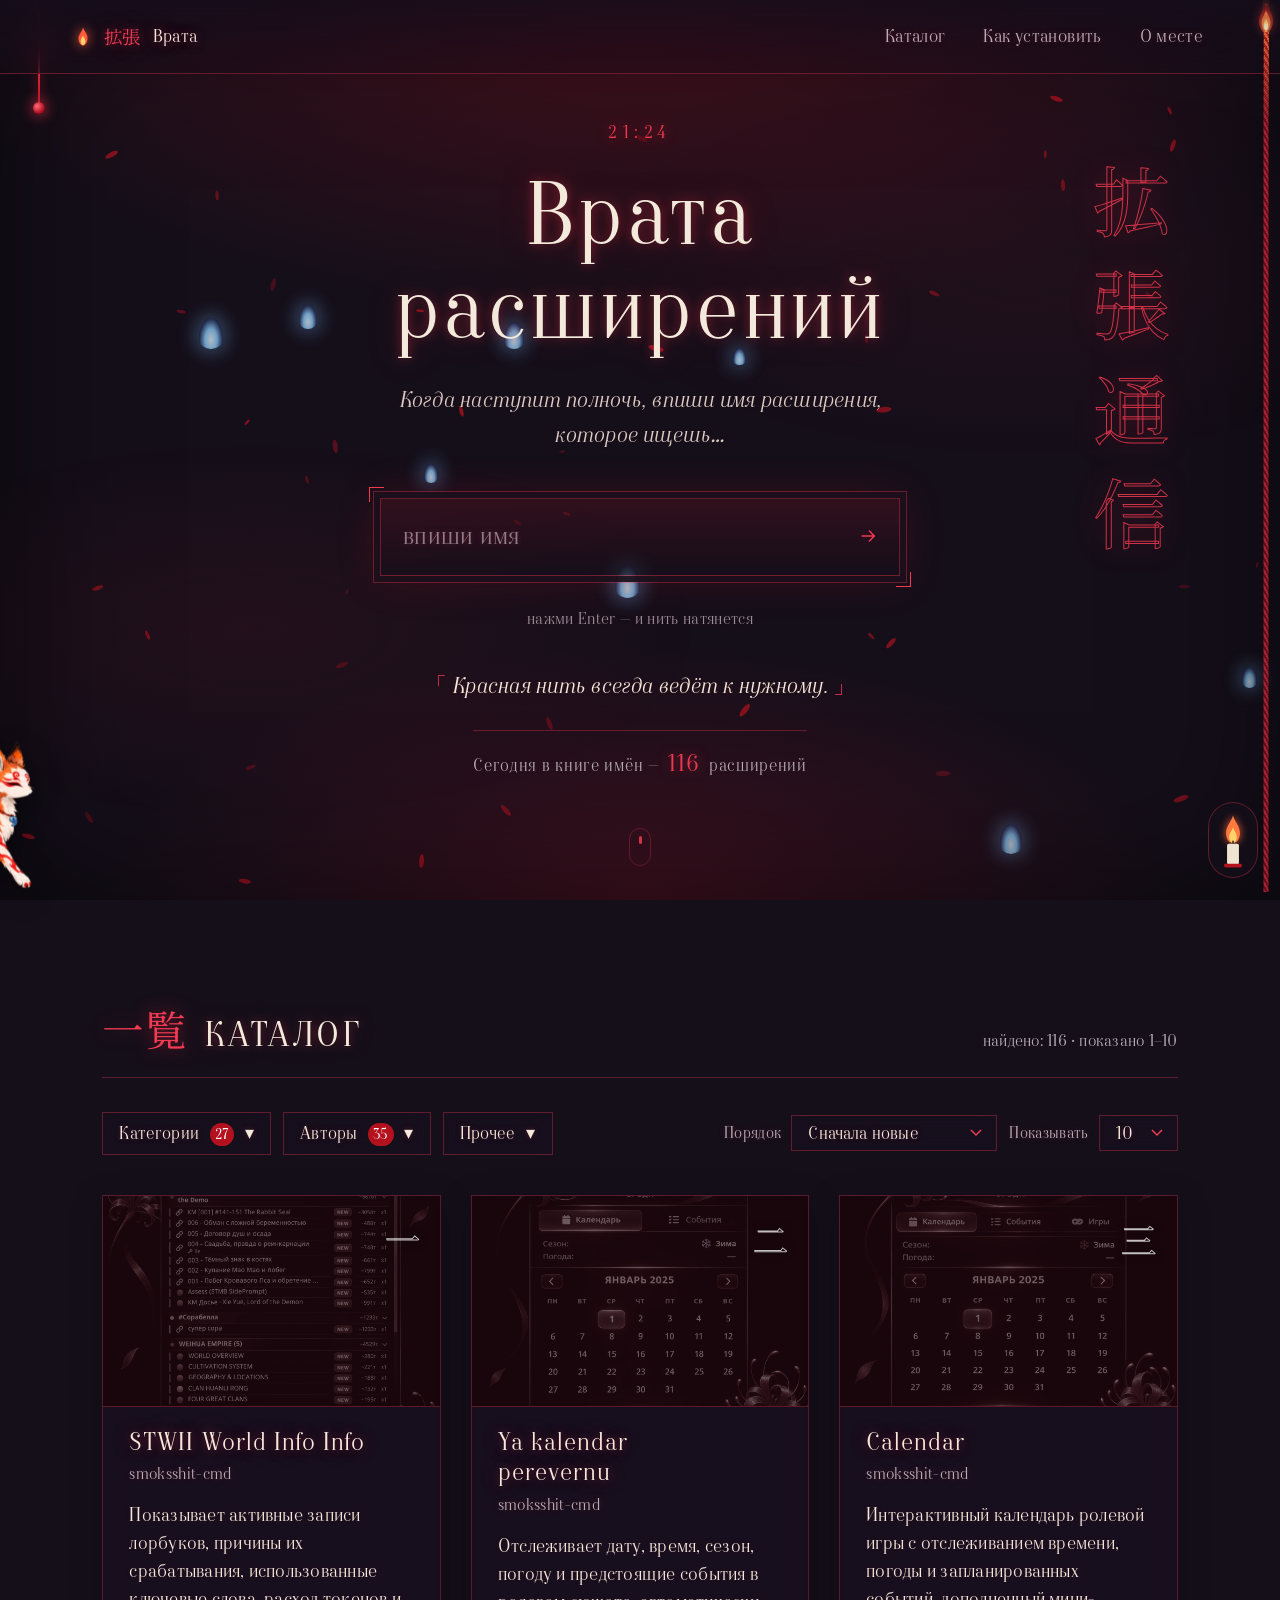
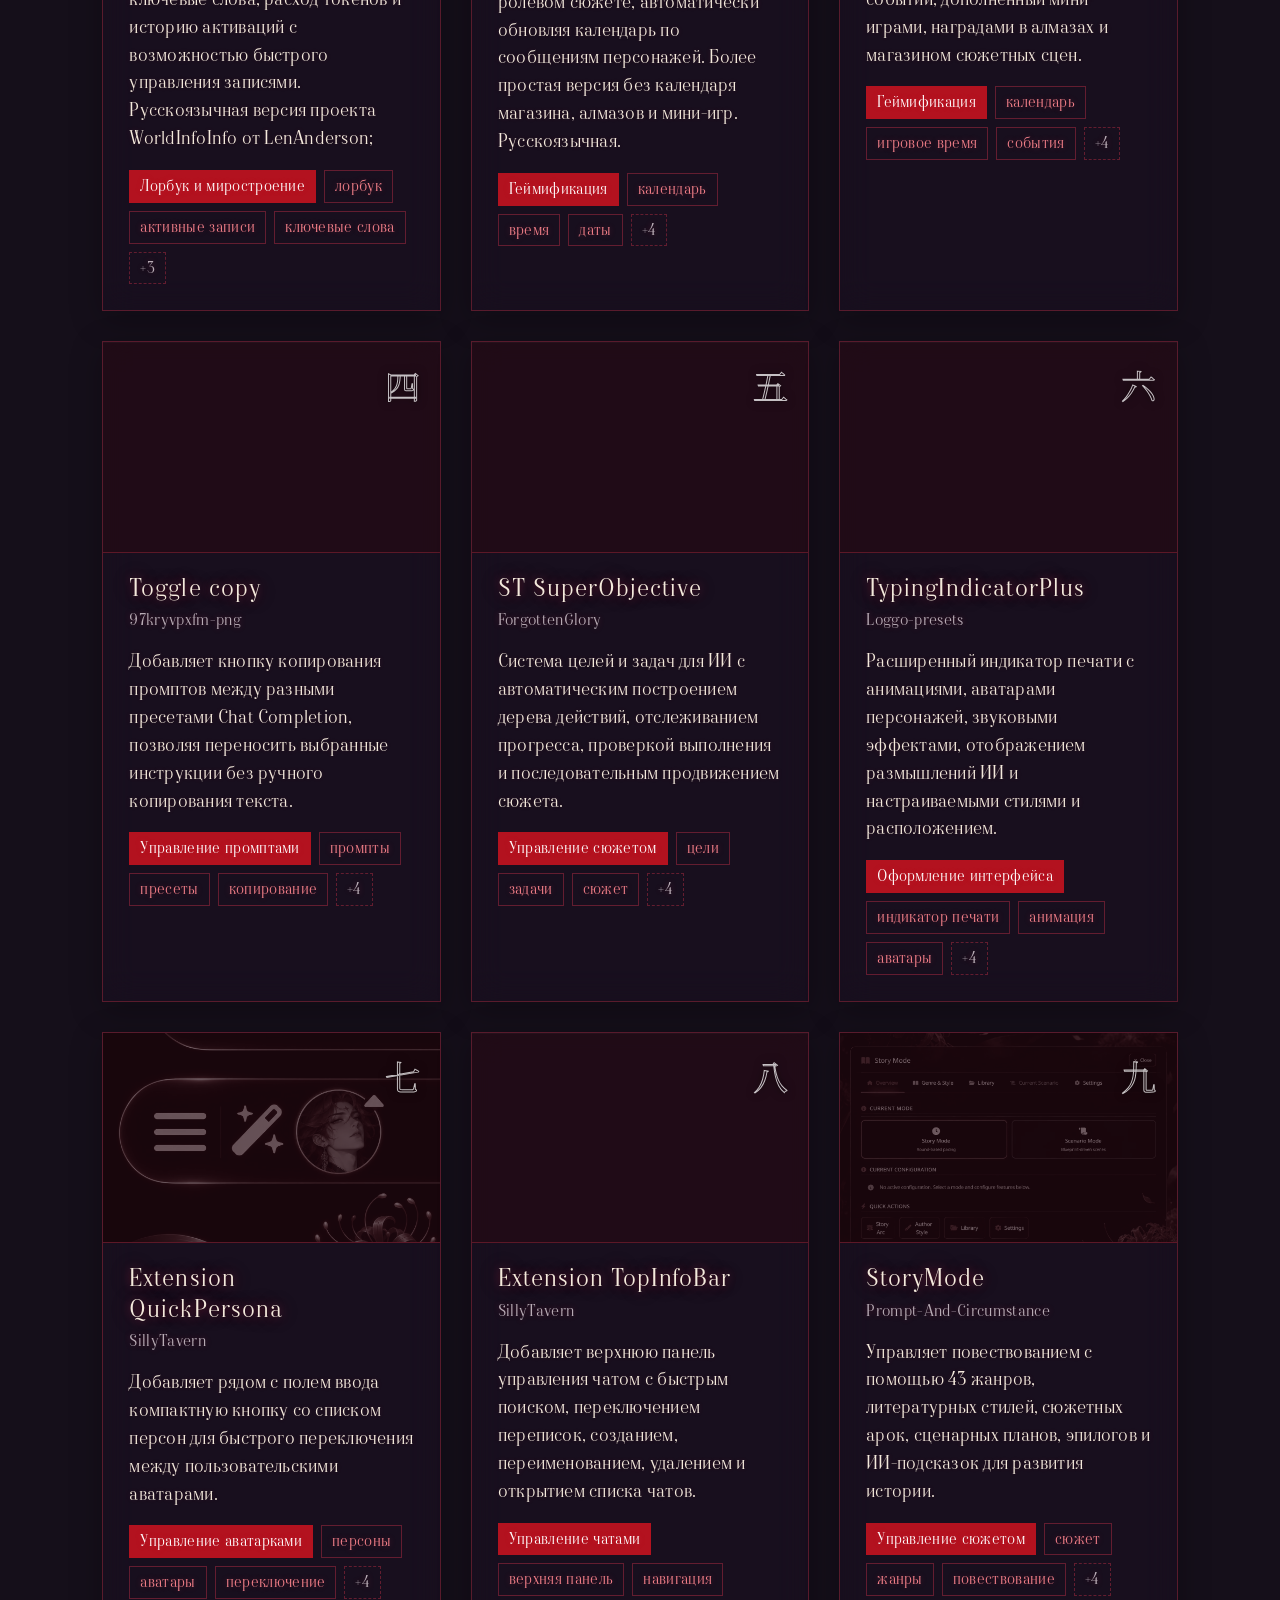
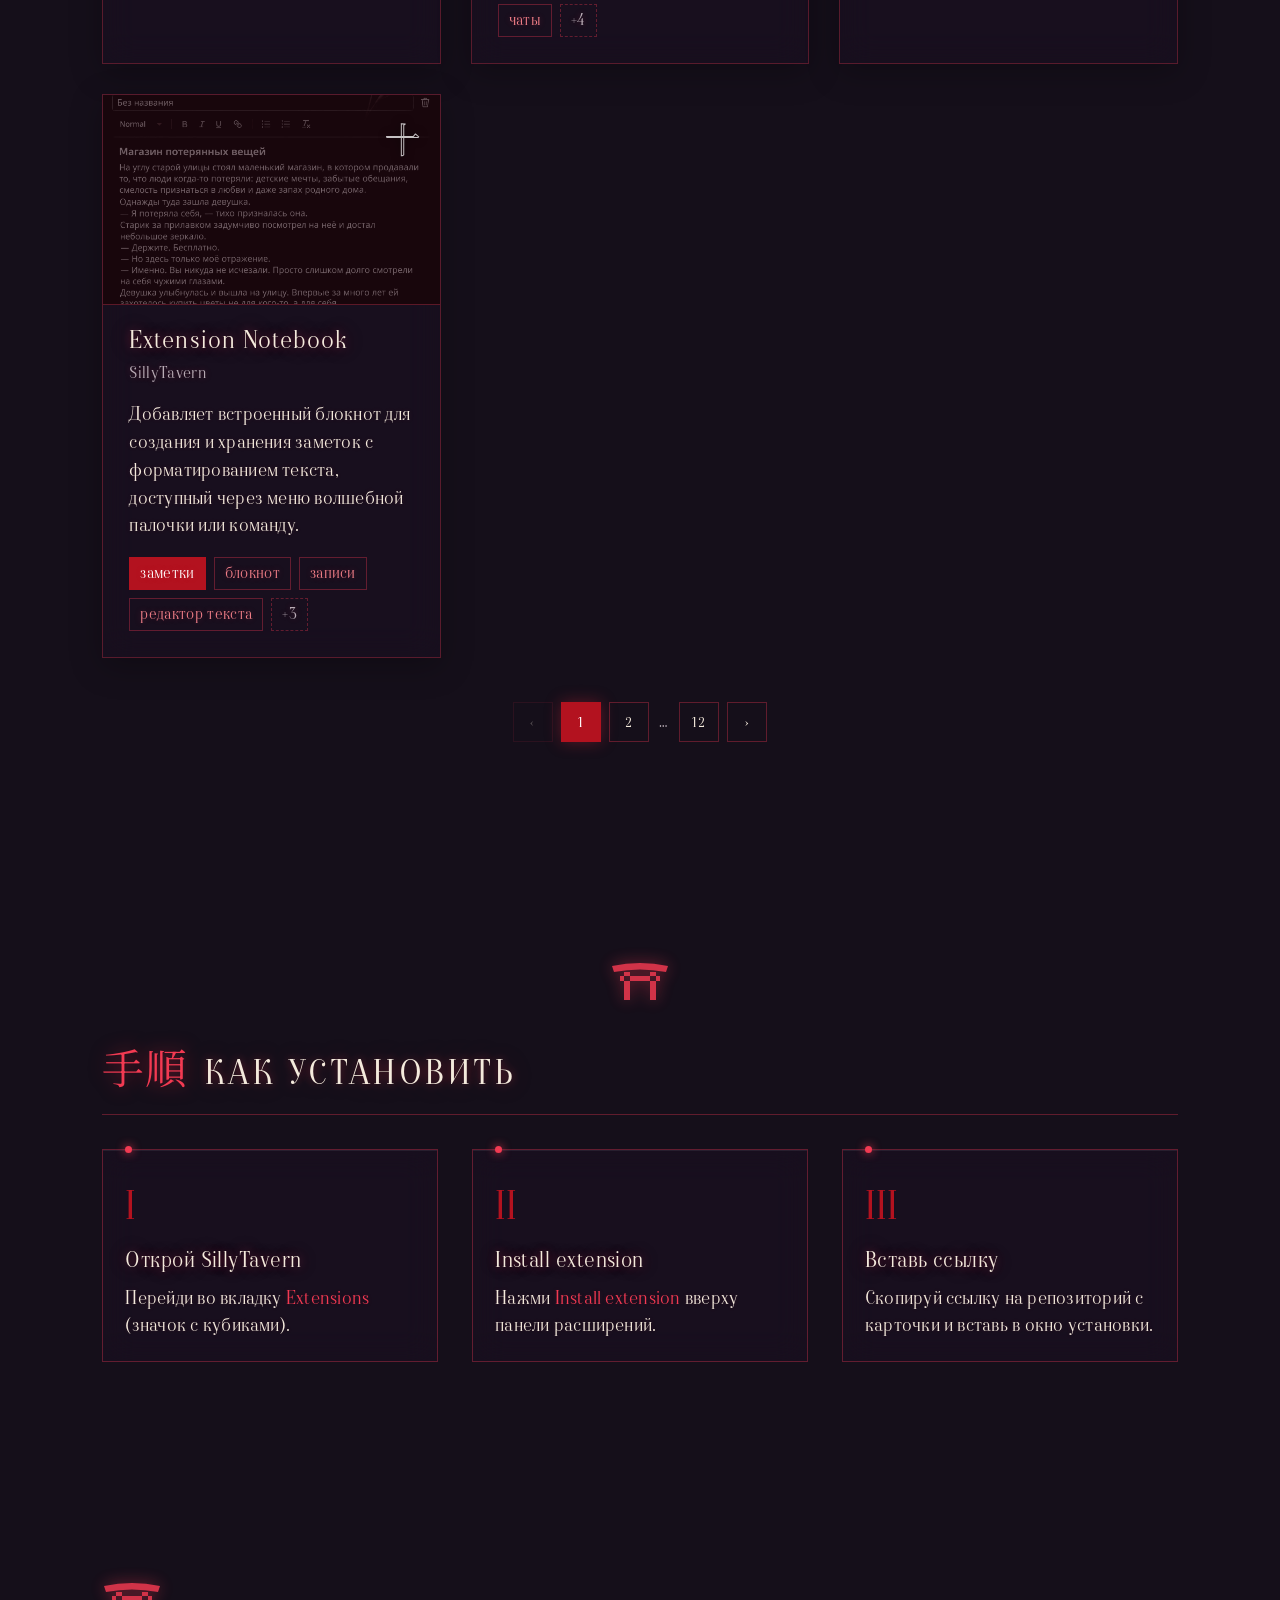
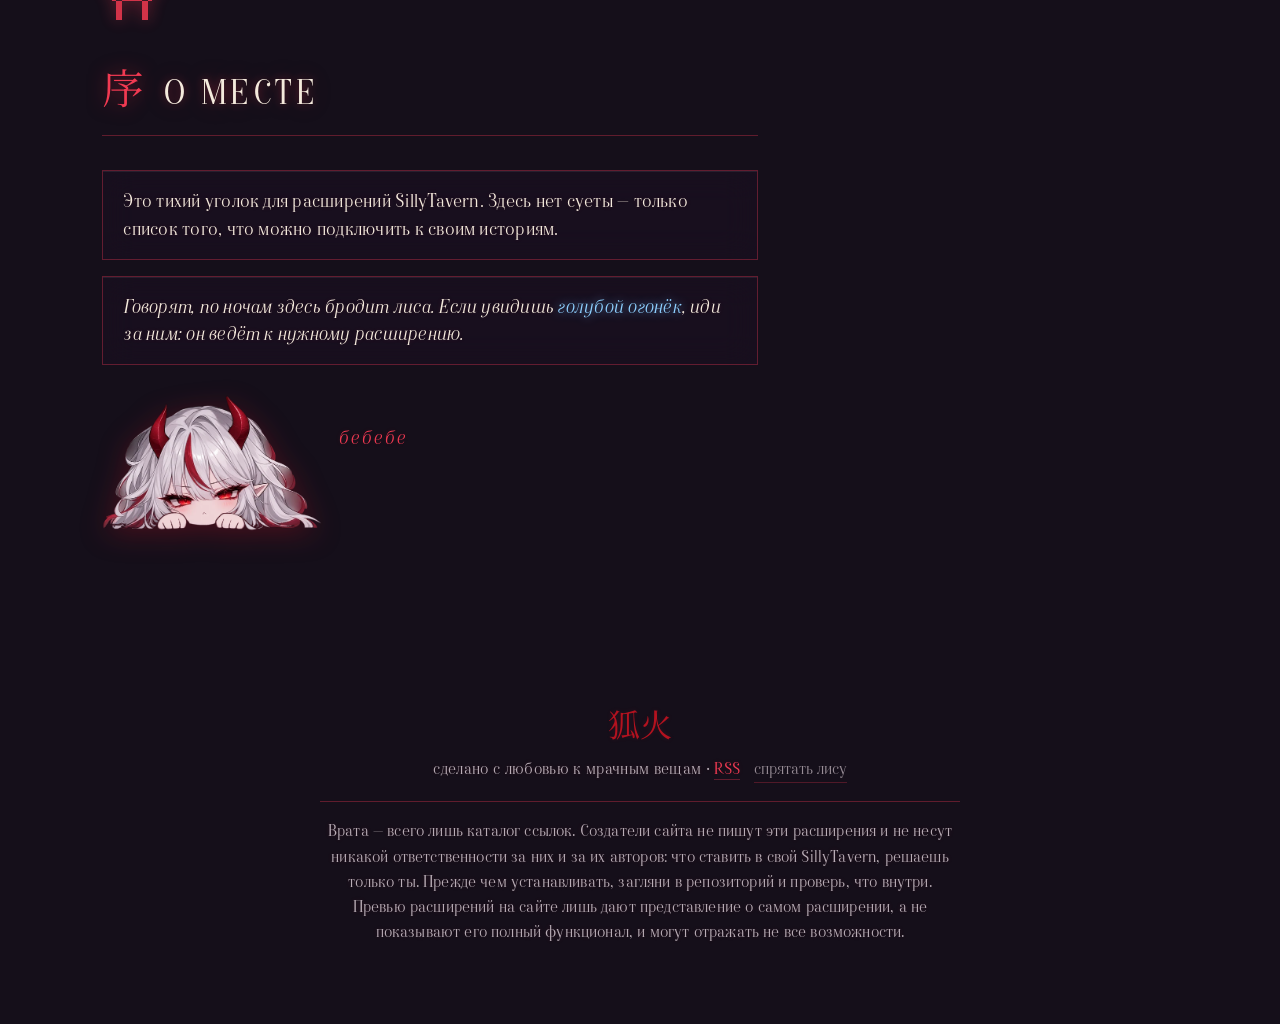
<file: index.html>
<!doctype html>
<html lang="ru">
<head>
  <meta charset="utf-8">
  <meta name="viewport" content="width=device-width, initial-scale=1">
  <title>Врата расширений — каталог для SillyTavern</title>
  <meta name="description" content="Каталог расширений для SillyTavern. Впиши имя — и найдёшь то, что искал.">
  <meta name="theme-color" content="#150f1a">
  <script>try{if(!sessionStorage.getItem('gate-intro')&&!matchMedia('(prefers-reduced-motion: reduce)').matches)document.documentElement.classList.add('intro-on')}catch(e){}</script>
  <link rel="preconnect" href="https://fonts.googleapis.com">
  <link rel="preconnect" href="https://fonts.gstatic.com" crossorigin>
  <link href="https://fonts.googleapis.com/css2?family=Noto+Serif+JP:wght@400;700&display=swap" rel="stylesheet">
  <link rel="stylesheet" href="style.css">
  <script>try{var t=localStorage.getItem('gate-theme');if(t==='light'||t==='dark')document.documentElement.dataset.theme=t}catch(e){}</script>
  <link rel="stylesheet" href="intro.css">
  <link rel="stylesheet" href="features.css">
  <link rel="stylesheet" href="kitsune.css">
  <link rel="stylesheet" href="filters.css">
  <link rel="stylesheet" href="fox.css">
  <link rel="stylesheet" href="readable.css">
  <link rel="alternate" type="application/rss+xml" title="Врата расширений" href="feed.xml">
</head>
<body>
  <!-- ЗАСТАВКА -->
  <div class="intro" id="intro" aria-hidden="true">
    <div class="intro-core">
      <span class="spark"></span><span class="spark"></span><span class="spark"></span><span class="spark"></span><span class="spark"></span>
      <svg class="flame" viewBox="0 0 100 160" width="110" height="176">
        <defs>
          <radialGradient id="gO" cx="50%" cy="85%" r="75%"><stop offset="0" stop-color="#ff5a3c"/><stop offset="1" stop-color="#8a0c18"/></radialGradient>
          <radialGradient id="gM" cx="50%" cy="85%" r="75%"><stop offset="0" stop-color="#ffb347"/><stop offset="1" stop-color="#ff5a2a"/></radialGradient>
          <radialGradient id="gI" cx="50%" cy="85%" r="75%"><stop offset="0" stop-color="#fff7d6"/><stop offset="1" stop-color="#ffd36b"/></radialGradient>
        </defs>
        <path class="f-o" fill="url(#gO)" d="M50 4C58 34 92 58 88 100C85 134 66 156 50 156C34 156 15 134 12 100C9 66 38 48 50 4Z"/>
        <path class="f-m" fill="url(#gM)" d="M50 40C56 62 76 78 74 106C72 130 62 146 50 146C38 146 28 130 26 106C24 80 44 66 50 40Z"/>
        <path class="f-i" fill="url(#gI)" d="M50 84C54 98 64 106 62 122C61 134 56 142 50 142C44 142 39 134 38 122C36 106 46 98 50 84Z"/>
      </svg>
      <p class="intro-text">Врата открываются</p>
    </div>
    <button class="skip" id="skip" type="button">пропустить</button>
  </div>

  <canvas id="petals" aria-hidden="true"></canvas>
  <div class="fog" aria-hidden="true"></div>
  <div class="thread" aria-hidden="true"></div>

  <header class="top">
    <a class="logo" href="#top"><span class="mini-flame" aria-hidden="true"><svg viewBox="0 0 100 160"><path class="m-o" fill="#ff5a3c" d="M50 4C58 34 92 58 88 100C85 134 66 156 50 156C34 156 15 134 12 100C9 66 38 48 50 4Z"/><path class="m-i" fill="#ffd36b" d="M50 70C56 92 72 102 70 124C68 142 60 152 50 152C40 152 32 142 30 124C28 102 44 92 50 70Z"/></svg></span><span class="jp">拡張</span> Врата</a>
    <nav>
      <a href="#catalog">Каталог</a>
      <a href="#guide">Как установить</a>
      <a href="#about">О месте</a>
    </nav>
  </header>

  <main id="top">
    <!-- HERO -->
    <section class="hero">
      <!-- Свой PNG: положи файл рядом с index.html (например art.png) и раскомментируй строку ниже -->
      <!-- <img class="hero-art" src="art.png" alt=""> -->
      <div class="vertical jp" aria-hidden="true">拡張通信</div>

      <div class="hero-core">
        <p class="clock" id="clock" aria-hidden="true">00:00</p>
        <h1>Врата расширений</h1>
        <p class="lead">Когда наступит полночь, впиши имя расширения,<br>которое ищешь…</p>

        <form class="gate" id="gate" role="search" autocomplete="off">
          <label for="q" class="sr">Поиск расширения</label>
          <input id="q" type="search" placeholder="впиши имя" spellcheck="false">
          <button type="submit" aria-label="Искать">
            <svg viewBox="0 0 24 24" width="22" height="22" aria-hidden="true"><path d="M5 12h14M13 6l6 6-6 6" fill="none" stroke="currentColor" stroke-width="1.5"/></svg>
          </button>
        </form>
        <p class="hint">нажми Enter — и нить натянется</p>
        <p class="epigraph" id="epigraph"></p>
        <p class="tally" id="tally" hidden></p>
      </div>

      <a class="scroll" href="#catalog" aria-label="К каталогу"><span></span></a>
    </section>

    <!-- CATALOG -->
    <section class="catalog" id="catalog">
      <header class="section-head">
        <span class="jp">一覧</span>
        <h2>Каталог</h2>
        <p id="count" class="muted"></p>
      </header>
      <div class="filters" id="filters">
        <div class="toolbar">
          <button class="more" id="catbtn" type="button" aria-haspopup="dialog" aria-controls="catmodal"><span id="cat-l">Категории</span><span class="more-n" id="cat-n" hidden></span><span class="caret" aria-hidden="true">▾</span></button>
          <button class="more" id="authbtn" type="button" aria-haspopup="dialog" aria-controls="authmodal"><span id="auth-l">Авторы</span><span class="more-n" id="auth-n" hidden></span><span class="caret" aria-hidden="true">▾</span></button>
          <button class="more" id="more" type="button" aria-expanded="false" aria-controls="extra" hidden>Прочее<span class="more-n" id="more-n" hidden></span><span class="caret" aria-hidden="true">▾</span></button>
          <button class="reset" id="reset" type="button" hidden>Сбросить</button>
          <label class="sort"><span class="sort-lbl">Порядок</span>
            <select id="sort">
              <option value="new">Сначала новые</option>
              <option value="old">Сначала старые</option>
              <option value="name">По названию А → Я</option>
              <option value="author">По автору</option>
            </select>
          </label>
          <label class="sort per"><span class="sort-lbl">Показывать</span>
            <select id="per">
              <option value="10">10</option>
              <option value="24">24</option>
              <option value="50">50</option>
            </select>
          </label>
        </div>
        <div class="extra" id="extra" hidden>
          <p class="extra-title">Прочие теги</p>
          <input class="tagfind" id="tagfind" type="search" placeholder="найти тег…" autocomplete="off" spellcheck="false" aria-label="Поиск по тегам" hidden>
          <div class="extra-chips" id="extra-chips" role="group" aria-label="Прочие теги"></div>
          <p class="tag-empty" id="tagempty" hidden>Такого тега нет</p>
          <button class="showall" id="showall" type="button" hidden></button>
        </div>
      </div>
      <div class="grid" id="grid"></div>
      <nav class="pager" id="pager" aria-label="Страницы каталога" hidden></nav>
      <p class="empty" id="empty" hidden>Это имя не значится в списке…<br><small>попробуй написать иначе</small></p>
    </section>

    <!-- GUIDE -->
    <section class="guide" id="guide">
      <header class="section-head">
        <span class="jp">手順</span>
        <h2>Как установить</h2>
      </header>
      <ol class="steps">
        <li>
          <b>I</b>
          <h3>Открой SillyTavern</h3>
          <p>Перейди во вкладку <em>Extensions</em> (значок с кубиками).</p>
        </li>
        <li>
          <b>II</b>
          <h3>Install extension</h3>
          <p>Нажми <em>Install extension</em> вверху панели расширений.</p>
        </li>
        <li>
          <b>III</b>
          <h3>Вставь ссылку</h3>
          <p>Скопируй ссылку на репозиторий с карточки и вставь в окно установки.</p>
        </li>
      </ol>
    </section>

    <!-- ABOUT -->
    <section class="about" id="about">
      <header class="section-head">
        <span class="jp">序</span>
        <h2>О месте</h2>
      </header>
      <p>Это тихий уголок для расширений SillyTavern. Здесь нет суеты — только список того, что можно подключить к своим историям.</p>
      <p class="fox-note">Говорят, по ночам здесь бродит лиса. Если увидишь <b>голубой огонёк</b>, иди за ним: он ведёт к нужному расширению.</p>
      <div class="bebebe">
        <img src="bebebe.webp" alt="" width="560" height="345" loading="lazy" decoding="async">
        <p>бебебе</p>
      </div>
    </section>
  </main>

  <footer class="foot">
    <span class="jp">狐火</span>
    <p>сделано с любовью к мрачным вещам · <a class="rss" href="feed.xml">RSS</a></p>
    <p class="disclaimer">Врата — всего лишь каталог ссылок. Создатели сайта не пишут эти расширения и не несут никакой ответственности за них и за их авторов: что ставить в свой SillyTavern, решаешь только ты. Прежде чем устанавливать, загляни в репозиторий и проверь, что внутри. Превью расширений на сайте лишь дают представление о самом расширении, а не показывают его полный функционал, и могут отражать не все возможности.</p>
  </footer>

  <!-- СВЕЧА: ТЕМА -->
  <button class="candle" id="candle" type="button" aria-label="Сменить тему" aria-pressed="false">
    <svg viewBox="0 0 40 78" width="30" height="58" aria-hidden="true">
      <path class="smoke" d="M20 36c-5-6 5-9 0-16c-3-5 3-9 1-14"/>
      <g class="cf">
        <path d="M20 6C23 16 31 22 29 33C28 40 24 43 20 43C16 43 12 40 11 33C9 22 17 16 20 6Z" fill="#ff7a3c"/>
        <path d="M20 22C22 28 26 31 25 37C24 41 22 43 20 43C18 43 16 41 15 37C14 31 18 28 20 22Z" fill="#ffd36b"/>
      </g>
      <rect class="wick" x="19" y="40" width="2" height="6"/>
      <rect class="wax" x="12" y="44" width="16" height="28" rx="2.5"/>
      <rect class="dish" x="8" y="71" width="24" height="5" rx="2"/>
    </svg>
  </button>

  <!-- MODAL -->
  <dialog id="modal">
    <form method="dialog"><button class="x" aria-label="Закрыть">×</button></form>
    <div id="modal-body"></div>
  </dialog>

  <!-- ОКНО КАТЕГОРИЙ -->
  <dialog id="catmodal" aria-labelledby="cat-title">
    <form method="dialog"><button class="x" aria-label="Закрыть">×</button></form>
    <h3 class="cat-title" id="cat-title">Категории</h3>
    <div class="chips" id="chips" role="group" aria-label="Категории"></div>
  </dialog>

  <!-- ОКНО АВТОРОВ -->
  <dialog id="authmodal" aria-labelledby="auth-title">
    <form method="dialog"><button class="x" aria-label="Закрыть">×</button></form>
    <h3 class="cat-title" id="auth-title">Авторы</h3>
    <input class="tagfind" id="authfind" type="search" placeholder="найти автора…" autocomplete="off" spellcheck="false" aria-label="Поиск по авторам" hidden>
    <div class="chips" id="authchips" role="group" aria-label="Авторы"></div>
  </dialog>

  <script src="smart-search.js"></script>
  <script src="logic-search.js"></script>
  <script src="script.js"></script>
  <script src="intro.js"></script>
  <script src="theme.js"></script>
  <script src="kitsune.js"></script>
  <script src="fox.js"></script>
  <script src="scrollbar.js"></script>
</body>
</html>
</file>
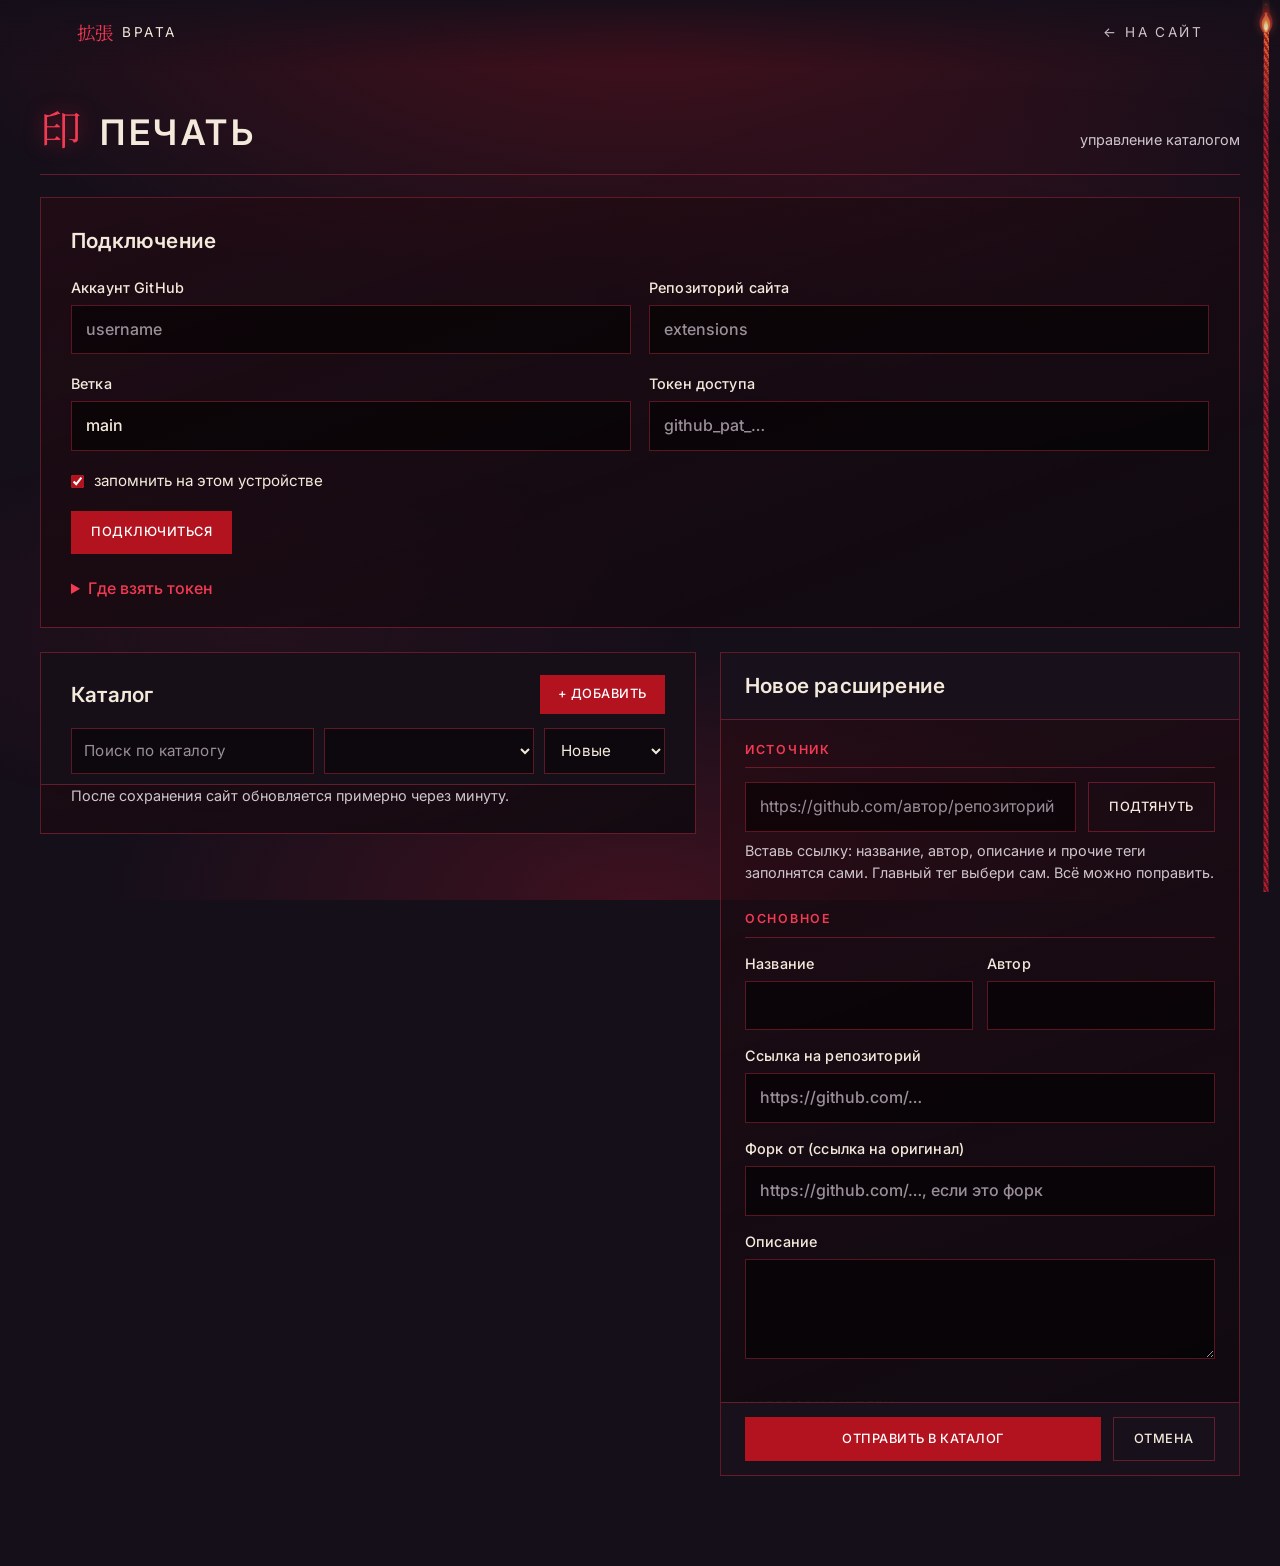
<file: admin.html>
<!doctype html>
<html lang="ru">
<head>
  <meta charset="utf-8">
  <meta name="viewport" content="width=device-width, initial-scale=1">
  <meta name="robots" content="noindex,nofollow">
  <title>Печать · управление каталогом</title>
  <link rel="preconnect" href="https://fonts.googleapis.com">
  <link rel="preconnect" href="https://fonts.gstatic.com" crossorigin>
  <link href="https://fonts.googleapis.com/css2?family=Cormorant+Garamond:ital,wght@0,400;0,600;1,400&family=EB+Garamond:wght@400;500&family=Noto+Serif+JP:wght@400;700&family=Inter:wght@400;500;600&display=swap" rel="stylesheet">
  <link rel="stylesheet" href="style.css">
  <link rel="stylesheet" href="admin.css">
</head>
<body>
  <div class="fog" aria-hidden="true"></div>

  <header class="top">
    <a class="logo" href="./"><span class="jp">拡張</span> Врата</a>
    <nav><a href="./">← На сайт</a></nav>
  </header>

  <main class="admin">
    <header class="section-head">
      <span class="jp">印</span>
      <h2>Печать</h2>
      <p class="muted">управление каталогом</p>
    </header>

    <p id="status" class="status" role="status" hidden></p>

    <!-- ПОДКЛЮЧЕНИЕ: после входа сворачивается в одну строку -->
    <section class="panel" id="p-connect">
      <div class="connbar" id="connbar" hidden>
        <span class="dot" aria-hidden="true"></span>
        <span class="conn-label">Подключено: <b id="conn-label"></b></span>
        <button class="btn ghost" id="conn-edit" type="button">Настройки</button>
      </div>

      <div class="conn-body">
        <h3>Подключение</h3>
        <div class="two">
          <label class="field">Аккаунт GitHub<input id="owner" placeholder="username"></label>
          <label class="field">Репозиторий сайта<input id="repo" placeholder="extensions"></label>
        </div>
        <div class="two">
          <label class="field">Ветка<input id="branch" value="main"></label>
          <label class="field">Токен доступа<input id="token" type="password" placeholder="github_pat_…" autocomplete="off"></label>
        </div>
        <label class="check"><input type="checkbox" id="remember" checked> запомнить на этом устройстве</label>
        <div class="row"><button class="btn" id="connect">Подключиться</button></div>

        <details>
          <summary>Где взять токен</summary>
          <ol>
            <li>Открой <a href="https://github.com/settings/personal-access-tokens/new" target="_blank" rel="noopener">создание токена</a>.</li>
            <li>Repository access → <b>Only select repositories</b> → выбери репозиторий сайта.</li>
            <li>Permissions → Repository permissions → <b>Contents: Read and write</b>.</li>
            <li>Generate token, скопируй и вставь сюда.</li>
          </ol>
          <p class="small">Токен хранится только в твоём браузере и отправляется только на api.github.com. Без него эта страница ничего не умеет, так что посторонние ничего не изменят.</p>
        </details>
      </div>
    </section>

    <div class="work" id="work" hidden>

      <!-- СПИСОК: слева, с поиском и фильтрами -->
      <section class="panel" id="p-list">
        <div class="list-top">
        <div class="list-head">
          <h3>Каталог <span id="n" class="muted"></span></h3>
          <button class="btn" id="new" type="button">+ Добавить</button>
        </div>
        <div class="toolbar">
          <input id="q" type="search" placeholder="Поиск по каталогу" aria-label="Поиск по каталогу" autocomplete="off">
          <select id="cf" aria-label="Фильтр по категории"></select>
          <select id="sort" aria-label="Сортировка">
            <option value="new">Новые</option>
            <option value="name">По имени</option>
          </select>
        </div>
        <p class="small shown" id="shown"></p>
        </div>
        <ul class="list" id="list"></ul>
        <p class="small">После сохранения сайт обновляется примерно через минуту.</p>
      </section>

      <!-- РЕДАКТОР: справа, липкий; на телефоне открывается поверх списка -->
      <section class="panel editor" id="p-add" aria-label="Редактор расширения">
        <div class="ed-head">
          <h3 id="form-title">Новое расширение</h3>
          <button class="x" id="close-ed" type="button" aria-label="Закрыть редактор">×</button>
        </div>

        <form id="form" autocomplete="off">
          <fieldset class="grp">
            <legend>Источник</legend>
            <div class="fetchrow">
              <input id="url" placeholder="https://github.com/автор/репозиторий" aria-label="Ссылка на репозиторий для автозаполнения">
              <button class="btn ghost" id="pull" type="button">Подтянуть</button>
            </div>
            <p class="small">Вставь ссылку: название, автор, описание и прочие теги заполнятся сами. Главный тег выбери сам. Всё можно поправить.</p>
          </fieldset>

          <fieldset class="grp">
            <legend>Основное</legend>
            <div class="two">
              <label class="field">Название<input id="f-name" required></label>
              <label class="field">Автор<input id="f-by"></label>
            </div>
            <label class="field">Ссылка на репозиторий<input id="f-repo" required placeholder="https://github.com/…"></label>
            <label class="field">Форк от (ссылка на оригинал)<input id="f-fork" placeholder="https://github.com/…, если это форк"></label>
            <label class="field">Описание<textarea id="f-desc" rows="3"></textarea></label>
          </fieldset>

          <fieldset class="grp">
            <legend>Категория и теги</legend>
            <label class="field">Главный тег (категория)<input id="f-cat" list="cats" required placeholder="Например: Интерфейс"></label>
            <datalist id="cats"></datalist>
            <div class="catpick" id="catpick"></div>
            <label class="field">Прочие теги через запятую<input id="f-tags" placeholder="кошка, память"></label>
            <p class="small tagnote">Главный тег — это кнопка-фильтр на сайте, он один. Остальные уйдут в раздел «Прочее» и не будут засорять каталог.</p>
          </fieldset>

          <fieldset class="grp imgs">
            <legend>Картинки</legend>
            <div class="thumbs" id="thumbs"></div>
            <button class="btn ghost" id="add-img" type="button">Добавить картинки</button>
            <input id="f-files" type="file" accept="image/*" multiple hidden>
            <p class="small">До 8 штук. Первая показывается на карточке; чтобы сделать другую первой — нажми на неё. Перед загрузкой сжимаются в webp.</p>
          </fieldset>

          <div class="actions">
            <button class="btn" id="submit" type="submit">Отправить в каталог</button>
            <button class="btn ghost" id="cancel" type="button" hidden>Отмена</button>
          </div>
        </form>
      </section>

    </div>
  </main>

  <script src="admin.js"></script>
  <script src="scrollbar.js"></script>
</body>
</html>
</file>
<file: style.css>
:root{
  --ink:#150f1a;
  --ink-2:#1d1523;
  --wine:#3d1020;
  --blood:#b3121f;
  --crimson:#f23a52;
  --bone:#f4eadc;
  --ash:#b9adb6;
  --line:rgba(242,58,82,.34);
  --serif:'Cormorant Garamond','EB Garamond',Georgia,serif;
  --body:'EB Garamond',Georgia,serif;
  --jp:'Noto Serif JP','Cormorant Garamond',serif;
  --p:0;
}
*{box-sizing:border-box;margin:0;padding:0}
html{scroll-behavior:smooth}
body{
  background:var(--ink);
  color:var(--bone);
  font-family:var(--body);
  font-size:19px;
  line-height:1.65;
  overflow-x:hidden;
  background-image:
    radial-gradient(ellipse 80% 50% at 50% 0%, rgba(179,18,31,.3), transparent 70%),
    radial-gradient(ellipse 60% 40% at 50% 100%, rgba(72,17,32,.8), transparent 70%);
  background-attachment:fixed;
}
::selection{background:var(--blood);color:#fff}

:root{
  --ember:url("data:image/svg+xml,%3Csvg%20xmlns='http://www.w3.org/2000/svg'%20width='20'%20height='32'%20viewBox='0%200%20100%20160'%3E%3Cpath%20d='M50%204C58%2034%2092%2058%2088%20100C85%20134%2066%20156%2050%20156C34%20156%2015%20134%2012%20100C9%2066%2038%2048%2050%204Z'%20fill='%23ee5236'/%3E%3Cpath%20d='M50%2040C56%2062%2076%2078%2074%20106C72%20130%2062%20146%2050%20146C38%20146%2028%20130%2026%20106C24%2080%2044%2066%2050%2040Z'%20fill='%23f2a640'/%3E%3Cpath%20d='M50%2084C54%2098%2064%20106%2062%20122C61%20134%2056%20142%2050%20142C44%20142%2039%20134%2038%20122C36%20106%2046%2098%2050%2084Z'%20fill='%23ffe9b0'/%3E%3C/svg%3E");
  --ember-hot:url("data:image/svg+xml,%3Csvg%20xmlns='http://www.w3.org/2000/svg'%20width='20'%20height='32'%20viewBox='0%200%20100%20160'%3E%3Cpath%20d='M50%204C58%2034%2092%2058%2088%20100C85%20134%2066%20156%2050%20156C34%20156%2015%20134%2012%20100C9%2066%2038%2048%2050%204Z'%20fill='%23ff6a48'/%3E%3Cpath%20d='M50%2040C56%2062%2076%2078%2074%20106C72%20130%2062%20146%2050%20146C38%20146%2028%20130%2026%20106C24%2080%2044%2066%2050%2040Z'%20fill='%23ffb347'/%3E%3Cpath%20d='M50%2084C54%2098%2064%20106%2062%20122C61%20134%2056%20142%2050%20142C44%20142%2039%20134%2038%20122C36%20106%2046%2098%2050%2084Z'%20fill='%23fff7d6'/%3E%3C/svg%3E");
  --ember-h:url("data:image/svg+xml,%3Csvg%20xmlns='http://www.w3.org/2000/svg'%20width='32'%20height='20'%20viewBox='0%200%20160%20100'%3E%3Cg%20transform='translate%280%20100%29%20rotate%28-90%29'%3E%3Cpath%20d='M50%204C58%2034%2092%2058%2088%20100C85%20134%2066%20156%2050%20156C34%20156%2015%20134%2012%20100C9%2066%2038%2048%2050%204Z'%20fill='%23ee5236'/%3E%3Cpath%20d='M50%2040C56%2062%2076%2078%2074%20106C72%20130%2062%20146%2050%20146C38%20146%2028%20130%2026%20106C24%2080%2044%2066%2050%2040Z'%20fill='%23f2a640'/%3E%3Cpath%20d='M50%2084C54%2098%2064%20106%2062%20122C61%20134%2056%20142%2050%20142C44%20142%2039%20134%2038%20122C36%20106%2046%2098%2050%2084Z'%20fill='%23ffe9b0'/%3E%3C/g%3E%3C/svg%3E");
  --ember-h-hot:url("data:image/svg+xml,%3Csvg%20xmlns='http://www.w3.org/2000/svg'%20width='32'%20height='20'%20viewBox='0%200%20160%20100'%3E%3Cg%20transform='translate%280%20100%29%20rotate%28-90%29'%3E%3Cpath%20d='M50%204C58%2034%2092%2058%2088%20100C85%20134%2066%20156%2050%20156C34%20156%2015%20134%2012%20100C9%2066%2038%2048%2050%204Z'%20fill='%23ff6a48'/%3E%3Cpath%20d='M50%2040C56%2062%2076%2078%2074%20106C72%20130%2062%20146%2050%20146C38%20146%2028%20130%2026%20106C24%2080%2044%2066%2050%2040Z'%20fill='%23ffb347'/%3E%3Cpath%20d='M50%2084C54%2098%2064%20106%2062%20122C61%20134%2056%20142%2050%20142C44%20142%2039%20134%2038%20122C36%20106%2046%2098%2050%2084Z'%20fill='%23fff7d6'/%3E%3C/g%3E%3C/svg%3E");
  --rope:repeating-linear-gradient(60deg,#a8202f 0 2px,#661120 2px 4px);
  --rope-h:repeating-linear-gradient(150deg,#a8202f 0 2px,#661120 2px 4px);
  --char:repeating-linear-gradient(60deg,#34282d 0 2px,#18121a 2px 4px);
  --char-h:repeating-linear-gradient(150deg,#34282d 0 2px,#18121a 2px 4px);
  --hot:repeating-linear-gradient(60deg,#d9692e 0 2px,#9a1c24 2px 4px);
  --hot-h:repeating-linear-gradient(150deg,#d9692e 0 2px,#9a1c24 2px 4px);
}
/* scrollbar: горящая красная верёвка. Пройденная часть обуглена, на границе огонёк как на заставке,
   ниже верёвка ещё цела. Страница скроллится через scrollbar.js (CSS-анимации на нативном скроллбаре
   невозможны), внутренние списки и модалки получают статичную версию на нативных псевдоэлементах. */
*::-webkit-scrollbar{width:20px;height:20px}
*::-webkit-scrollbar-track,*::-webkit-scrollbar-track-piece,*::-webkit-scrollbar-corner{background:var(--ink-2)}
*::-webkit-scrollbar-track-piece:vertical:start{background:var(--char) center/4px 100% no-repeat,var(--ink-2)}
*::-webkit-scrollbar-track-piece:vertical:end{background:var(--rope) center/5px 100% no-repeat,var(--ink-2)}
*::-webkit-scrollbar-track-piece:horizontal:start{background:var(--char-h) center/100% 4px no-repeat,var(--ink-2)}
*::-webkit-scrollbar-track-piece:horizontal:end{background:var(--rope-h) center/100% 5px no-repeat,var(--ink-2)}
*::-webkit-scrollbar-thumb{background-color:transparent;border:0;min-height:72px;min-width:72px}
*::-webkit-scrollbar-thumb:vertical{
  background:var(--ember) center top/14px 22px no-repeat,var(--hot) center bottom/5px calc(100% - 18px) no-repeat;
}
*::-webkit-scrollbar-thumb:horizontal{
  background:var(--ember-h) left center/22px 14px no-repeat,var(--hot-h) right center/calc(100% - 18px) 5px no-repeat;
}
*::-webkit-scrollbar-thumb:vertical:hover{
  background:var(--ember-hot) center top/14px 22px no-repeat,var(--hot) center bottom/6px calc(100% - 18px) no-repeat;
}
*::-webkit-scrollbar-thumb:horizontal:hover{
  background:var(--ember-h-hot) left center/22px 14px no-repeat,var(--hot-h) right center/calc(100% - 18px) 6px no-repeat;
}

/* живой скроллбар страницы. Огонь стоит ровно на линии прогресса: выше обуглено, ниже верёвка цела */
html.rope-on{scrollbar-width:none}
html.rope-on::-webkit-scrollbar{display:none}
#rope-scroll{display:none}
.rope-on #rope-scroll{
  display:block;position:fixed;z-index:120;pointer-events:none;cursor:pointer;
  top:calc(env(safe-area-inset-top,0px) + 4px);
  bottom:calc(env(safe-area-inset-bottom,0px) + 8px);
  right:max(0px,env(safe-area-inset-right,0px));
  width:28px;opacity:0;transition:opacity .4s ease;--burn:0px;--left:0px;--heat:0;
}
.rope-on #rope-scroll.on{opacity:1;pointer-events:auto}
.rope-track{position:absolute;left:0;right:0;top:28px;bottom:0} /* сверху запас под пламя */
.rope-thread::before,.rope-thread::after{content:"";position:absolute;left:50%;transform:translateX(-50%)}
.rope-thread::before{top:0;height:var(--burn);width:4px;background:var(--char)}
.rope-thread::after{top:var(--burn);bottom:0;width:5px;background:var(--rope)}
.rope-thumb{position:absolute;left:0;top:0;width:28px;height:0;will-change:transform}
.rope-grab{position:absolute;left:-8px;top:-30px;width:44px;height:48px;touch-action:none;cursor:grab}
.rope-hot{ /* раскалённый отрезок сразу под пламенем, остывает вниз */
  position:absolute;left:50%;top:0;height:min(90px,var(--left));width:5px;margin-left:-2.5px;background:var(--hot);
  -webkit-mask-image:linear-gradient(#000,transparent);mask-image:linear-gradient(#000,transparent);
  animation:rope-heat 1.3s ease-in-out infinite alternate;pointer-events:none;
}
.rope-thumb::before{ /* тлеющий край обугленной части */
  content:"";position:absolute;left:50%;top:-38px;width:7px;height:38px;transform:translateX(-50%);
  background:linear-gradient(transparent,rgba(230,110,50,.4));pointer-events:none;
  animation:rope-glow 1.7s ease-in-out infinite alternate;
}
.rope-thumb::after{ /* мерцающие угольки в золе над огнём */
  content:"";position:absolute;left:50%;top:-32px;width:5px;height:32px;transform:translateX(-50%);pointer-events:none;
  background:radial-gradient(circle at 50% 50%,rgba(255,150,70,.85) 0 .9px,transparent 1.6px) 0 0/5px 9px repeat-y;
  -webkit-mask-image:linear-gradient(transparent,#000);mask-image:linear-gradient(transparent,#000);
  animation:rope-coals .6s steps(2) infinite alternate;
}
/* то же пламя, что на заставке: три слоя, те же lick и искры, только меньше и тише */
.rope-fw{
  position:absolute;left:50%;top:-24px;width:16px;height:26px;margin-left:-8px;pointer-events:none;
  transform-origin:50% 100%;
  transform:scale(calc(1 + var(--heat) * .3),calc(1 + var(--heat) * .45));
  animation:rope-ignite 1.5s cubic-bezier(.2,.8,.2,1) backwards;
  filter:saturate(.78) brightness(.88) drop-shadow(0 0 4px rgba(255,90,60,.32));
}
.rope-fl{display:block;width:100%;height:100%;overflow:visible}
.rope-fl path{transform-box:fill-box;transform-origin:50% 100%}
.rope-fl .f-o{animation:rope-lick 1.1s ease-in-out infinite alternate}
.rope-fl .f-m{animation:rope-lick .8s .1s ease-in-out infinite alternate}
.rope-fl .f-i{animation:rope-lick .6s .2s ease-in-out infinite alternate}
.rope-sp{
  position:absolute;left:50%;top:-14px;width:2px;height:2px;border-radius:50%;
  background:#e8a863;box-shadow:0 0 4px rgba(255,122,60,.7);opacity:0;pointer-events:none;
  animation:rope-spark 2.6s ease-out infinite;
}
.rope-sp.s1{margin-left:-6px;--dx:-10px}
.rope-sp.s2{margin-left:5px;--dx:8px;animation-delay:.5s;animation-duration:3s}
.rope-sp.s3{margin-left:-2px;--dx:-4px;animation-delay:.9s}
.rope-sp.s4{margin-left:9px;--dx:10px;animation-delay:1.4s;animation-duration:2.2s}
.rope-sp.s5{margin-left:-10px;--dx:-8px;animation-delay:1.9s;animation-duration:3.2s}
/* пока скроллишь, огонь ест быстрее: мерцание и искры ускоряются, пламя растёт (--heat задаёт scrollbar.js) */
#rope-scroll.scrolling .f-o{animation-duration:.55s}
#rope-scroll.scrolling .f-m{animation-duration:.4s}
#rope-scroll.scrolling .f-i{animation-duration:.3s}
#rope-scroll.scrolling .rope-sp,#rope-scroll.drag .rope-sp{animation-duration:1.4s}
#rope-scroll.drag .rope-grab{cursor:grabbing}
@keyframes rope-lick{
  0%{transform:scale(1,1) skewX(0)}
  50%{transform:scale(.94,1.08) skewX(-2.5deg)}
  100%{transform:scale(1.04,.95) skewX(2.5deg)}
}
@keyframes rope-ignite{
  0%{opacity:0;transform:scale(.15)}
  25%{opacity:1;transform:scale(.45,.3)}
  100%{opacity:1;transform:scale(1)}
}
@keyframes rope-spark{
  0%{opacity:0;transform:translate(0,0) scale(1)}
  15%{opacity:.9}
  100%{opacity:0;transform:translate(var(--dx,8px),-52px) scale(.2)}
}
@keyframes rope-glow{from{opacity:.4}to{opacity:1}}
@keyframes rope-heat{from{filter:brightness(.85)}to{filter:brightness(1.12)}}
@keyframes rope-coals{from{opacity:.35}to{opacity:1}}
@media (hover:none) and (pointer:coarse){
  *{scrollbar-width:none}
  *::-webkit-scrollbar{display:none}
}
.intro-on #rope-scroll{display:none!important}
@media (prefers-reduced-motion:reduce){
  #rope-scroll{transition:none}
  .rope-fw{animation:none;transform:none}
  .rope-fl path,.rope-sp,.rope-hot,.rope-thumb::before,.rope-thumb::after{animation:none}
  .rope-sp{display:none}
}
/* Firefox и новый Chrome без webkit-псевдоэлементов */
@supports not selector(::-webkit-scrollbar){
  *{scrollbar-width:thin;scrollbar-color:var(--blood) var(--ink-2)}
}

a{color:inherit;text-decoration:none}
.jp{font-family:var(--jp);font-weight:400}
.sr{position:absolute;width:1px;height:1px;overflow:hidden;clip:rect(0 0 0 0)}
.muted{color:var(--ash)}

/* ambient */
#petals{position:fixed;inset:0;width:100%;height:100%;pointer-events:none;z-index:1}
.fog{
  position:fixed;inset:0;pointer-events:none;z-index:0;
  background:
    radial-gradient(ellipse 50% 30% at 20% 70%, rgba(224,36,58,.07), transparent 70%),
    radial-gradient(ellipse 50% 30% at 80% 30%, rgba(224,36,58,.06), transparent 70%);
  animation:drift 18s ease-in-out infinite alternate;
}
@keyframes drift{to{transform:translate3d(2%,-2%,0) scale(1.08)}}
body::after{ /* виньетка */
  content:"";position:fixed;inset:0;pointer-events:none;z-index:5;
  box-shadow:inset 0 0 150px 10px rgba(0,0,0,.5);
}

/* red thread */
.thread{
  position:fixed;left:clamp(10px,3vw,38px);top:0;width:2px;z-index:6;
  height:calc(12vh + var(--p) * 88vh);
  background:linear-gradient(#000, var(--crimson) 40%, var(--blood));
  box-shadow:0 0 10px rgba(224,36,58,.7);
  transition:height .15s linear;
}
.thread::after{
  content:"";position:absolute;bottom:-6px;left:-5px;width:12px;height:12px;border-radius:50%;
  background:radial-gradient(circle at 35% 35%, #ff6b7d, var(--blood) 60%, #4a050c);
  box-shadow:0 0 14px var(--crimson);
}

/* header */
.top{
  position:fixed;top:0;left:0;right:0;z-index:10;
  display:flex;justify-content:space-between;align-items:center;
  padding:18px clamp(28px,6vw,80px);
  background:linear-gradient(rgba(21,15,26,.92),transparent);
  font-family:var(--serif);letter-spacing:.18em;text-transform:uppercase;font-size:.85rem;
}
.logo{display:flex;align-items:center;gap:.7em;color:var(--bone)}
.logo .jp{color:var(--crimson);letter-spacing:0;font-size:1.15rem}
.top nav{display:flex;gap:clamp(14px,3vw,38px)}
.top nav a{position:relative;padding:4px 0;color:var(--ash);transition:color .3s}
.top nav a::after{content:"";position:absolute;left:0;bottom:0;height:1px;width:0;background:var(--crimson);transition:width .35s}
.top nav a:hover{color:var(--bone)}
.top nav a:hover::after{width:100%}

main{position:relative;z-index:2}
section{padding:clamp(70px,12vh,140px) clamp(28px,8vw,120px)}

/* hero */
.hero{
  min-height:100vh;display:grid;place-items:center;position:relative;text-align:center;
}
.vertical{
  position:absolute;right:clamp(18px,7vw,110px);top:18vh;
  writing-mode:vertical-rl;font-size:clamp(2.4rem,6vw,5rem);letter-spacing:.35em;
  color:transparent;-webkit-text-stroke:1px rgba(242,58,82,.85);
  text-shadow:0 0 30px rgba(224,36,58,.25);user-select:none;
}
.hero-core{max-width:720px;width:100%}
.clock{
  font-family:var(--serif);font-size:1rem;letter-spacing:.6em;color:var(--crimson);
  margin-bottom:22px;text-shadow:0 0 12px rgba(224,36,58,.8);
}
h1{
  font-family:var(--serif);font-weight:600;font-size:clamp(2.6rem,8vw,5.6rem);
  line-height:1.05;letter-spacing:.04em;
  text-shadow:0 0 40px rgba(179,18,31,.6);
  animation:flicker 7s infinite;
}
@keyframes flicker{
  0%,92%,100%{opacity:1}93%{opacity:.7}94%{opacity:1}96%{opacity:.82}97%{opacity:1}
}
.lead{margin:26px 0 46px;color:var(--ash);font-style:italic;font-size:1.15rem}

.gate{
  position:relative;display:flex;align-items:center;
  max-width:520px;margin:0 auto;padding:6px 8px 6px 22px;
  border:1px solid var(--line);
  background:linear-gradient(rgba(72,17,32,.55),rgba(21,15,26,.7));
  box-shadow:0 0 0 6px rgba(21,15,26,.9),0 0 0 7px var(--line),0 0 40px rgba(179,18,31,.25);
  transition:box-shadow .4s,border-color .4s;
}
.gate::before,.gate::after{ /* уголки */
  content:"";position:absolute;width:14px;height:14px;border:1px solid var(--crimson);
}
.gate::before{top:-12px;left:-12px;border-right:0;border-bottom:0}
.gate::after{bottom:-12px;right:-12px;border-left:0;border-top:0}
.gate:focus-within{
  border-color:var(--crimson);
  box-shadow:0 0 0 6px rgba(21,15,26,.9),0 0 0 7px var(--crimson),0 0 60px rgba(224,36,58,.45);
}
.gate input{
  flex:1;min-width:0;background:none;border:0;outline:0;
  color:var(--bone);font:inherit;font-family:var(--serif);font-size:1.5rem;letter-spacing:.08em;padding:12px 0;
}
.gate input::placeholder{color:rgba(185,173,182,.7);font-style:italic}
.gate input::-webkit-search-cancel-button{filter:invert(.7)}
.gate button{
  background:none;border:0;color:var(--crimson);cursor:pointer;padding:12px;transition:transform .3s,color .3s;
}
.gate button:hover{color:#fff;transform:translateX(4px)}
.hint{margin-top:30px;font-size:.85rem;letter-spacing:.25em;text-transform:uppercase;color:rgba(185,173,182,.8)}

.scroll{position:absolute;bottom:34px;left:50%;width:22px;height:38px;margin-left:-11px;border:1px solid var(--line);border-radius:12px}
.scroll span{position:absolute;top:7px;left:50%;width:3px;height:8px;margin-left:-1.5px;background:var(--crimson);border-radius:2px;animation:bob 2s infinite}
@keyframes bob{0%{opacity:0;transform:translateY(0)}30%{opacity:1}100%{opacity:0;transform:translateY(14px)}}

/* section heads */
.section-head{display:flex;align-items:baseline;gap:18px;flex-wrap:wrap;margin-bottom:34px;border-bottom:1px solid var(--line);padding-bottom:14px}
.section-head .jp{font-size:2.6rem;color:var(--crimson);line-height:1;text-shadow:0 0 18px rgba(224,36,58,.5)}
.section-head h2{font-family:var(--serif);font-weight:600;font-size:2.2rem;letter-spacing:.1em;text-transform:uppercase}
.section-head p{margin-left:auto;font-size:.9rem}

/* chips */
.chips{display:flex;flex-wrap:wrap;gap:10px;margin-bottom:40px}
.chip{
  font:inherit;font-family:var(--serif);letter-spacing:.14em;text-transform:uppercase;font-size:.8rem;
  padding:7px 16px;background:none;color:var(--ash);border:1px solid var(--line);cursor:pointer;transition:.3s;
}
.chip:hover{color:var(--bone);border-color:var(--crimson)}
.chip.on{color:#fff;background:var(--blood);border-color:var(--blood);box-shadow:0 0 18px rgba(224,36,58,.4)}

/* cards */
.grid{display:grid;grid-template-columns:repeat(auto-fill,minmax(290px,1fr));gap:30px}
.card{
  position:relative;padding:30px 26px 26px;cursor:pointer;
  background:linear-gradient(160deg,rgba(72,17,32,.55),rgba(30,22,38,.92));
  border:1px solid var(--line);
  transition:transform .4s,border-color .4s,box-shadow .4s;
  animation:rise .7s both;
}
.card::before{ /* красная нить сверху */
  content:"";position:absolute;top:-1px;left:26px;right:100%;height:2px;background:var(--crimson);
  box-shadow:0 0 10px var(--crimson);transition:right .5s;
}
.card:hover,.card:focus-visible{transform:translateY(-6px);border-color:var(--crimson);box-shadow:0 14px 40px rgba(179,18,31,.28);outline:0}
.card:hover::before,.card:focus-visible::before{right:26px}
@keyframes rise{from{opacity:0;transform:translateY(24px)}}
.card .num{
  position:absolute;top:16px;right:20px;font-family:var(--jp);font-size:2.2rem;
  color:transparent;-webkit-text-stroke:1px rgba(224,36,58,.45);
}
.card h3{font-family:var(--serif);font-size:1.6rem;font-weight:600;letter-spacing:.04em;padding-right:44px;line-height:1.2}
.card .by{font-size:.85rem;color:var(--ash);margin:4px 0 14px;letter-spacing:.08em}
.card p{font-size:1rem;color:#e8dccd}
.tags{display:flex;flex-wrap:wrap;gap:8px;margin-top:18px}
.fork{margin-top:14px;padding-top:10px;border-top:1px dashed var(--line);font-size:.85rem;color:var(--ash);letter-spacing:.04em;overflow:hidden;text-overflow:ellipsis;white-space:nowrap}
.fork a{color:var(--crimson);text-decoration:none;border-bottom:1px solid transparent;transition:.3s}
.fork a:hover,.fork a:focus-visible{color:var(--bone);border-bottom-color:var(--crimson);outline:0}
.tags span{font-size:.72rem;letter-spacing:.14em;text-transform:uppercase;color:var(--crimson);border:1px solid var(--line);padding:2px 9px}

.empty{text-align:center;font-family:var(--serif);font-style:italic;font-size:1.6rem;color:var(--ash);padding:60px 0}
.empty small{font-size:1rem}

/* guide */
.steps{list-style:none;display:grid;grid-template-columns:repeat(auto-fit,minmax(240px,1fr));gap:34px}
.steps li{position:relative;padding-top:26px;border-top:1px solid var(--line)}
.steps li::before{content:"";position:absolute;top:-4px;left:0;width:7px;height:7px;border-radius:50%;background:var(--crimson);box-shadow:0 0 10px var(--crimson)}
.steps b{font-family:var(--serif);font-size:2.6rem;color:var(--blood);font-weight:400}
.steps h3{font-family:var(--serif);font-size:1.4rem;letter-spacing:.06em;margin:4px 0 6px}
.steps p{color:#e8dccd}
em{color:var(--crimson);font-style:normal}

/* about */
.about{max-width:860px}
.about p{margin-bottom:16px}
.bebebe{display:flex;align-items:flex-end;gap:16px;margin-top:30px}
.bebebe img{display:block;width:clamp(150px,24vw,220px);height:auto;filter:drop-shadow(0 6px 14px rgba(179,18,31,.35))}
.about .bebebe p{margin:0 0 12%;padding:0;background:none;border:0;box-shadow:none;-webkit-backdrop-filter:none;backdrop-filter:none;font-style:italic;letter-spacing:.1em;color:var(--crimson)} /* .about p по умолчанию — карточка в рамке, тут нужен голый текст */

/* footer */
.foot{position:relative;z-index:2;text-align:center;padding:60px 20px 80px;color:var(--ash);font-size:.9rem;letter-spacing:.1em}
.foot .jp{display:block;font-size:2rem;color:var(--blood);margin-bottom:8px}

/* modal */
dialog{
  margin:auto;max-width:min(600px,92vw);width:100%;padding:38px 34px 32px;
  background:linear-gradient(160deg,var(--wine),var(--ink));color:var(--bone);
  border:1px solid var(--crimson);box-shadow:0 0 80px rgba(179,18,31,.45);
}
dialog::backdrop{background:rgba(0,0,0,.82);backdrop-filter:blur(4px)}
dialog[open]{animation:rise .4s}
.x{position:absolute;top:10px;right:16px;background:none;border:0;color:var(--ash);font-size:2rem;cursor:pointer;transition:color .3s}
.x:hover{color:var(--crimson)}
#modal-body h3{font-family:var(--serif);font-size:2rem;letter-spacing:.05em;line-height:1.2}
#modal-body .by{color:var(--ash);margin:4px 0 16px}
.install{margin:22px 0 8px;display:flex;border:1px solid var(--line);background:rgba(0,0,0,.4)}
.install code{flex:1;min-width:0;padding:11px 14px;font-size:.9rem;color:var(--bone);overflow-x:auto;white-space:nowrap;font-family:ui-monospace,Menlo,Consolas,monospace}
.btn{
  font:inherit;font-family:var(--serif);letter-spacing:.14em;text-transform:uppercase;font-size:.8rem;
  padding:11px 20px;border:0;background:var(--blood);color:#fff;cursor:pointer;transition:.3s;display:inline-block;
}
.btn:hover{background:var(--crimson);box-shadow:0 0 20px rgba(224,36,58,.6)}
.btn.ghost{background:none;border:1px solid var(--line);color:var(--bone)}
.btn.ghost:hover{border-color:var(--crimson);box-shadow:none}
.row{display:flex;gap:12px;flex-wrap:wrap;margin-top:18px}
.small{font-size:.85rem;color:var(--ash)}

@media (max-width:700px){
  body{font-size:17px}
  .top nav a:nth-child(3){display:none}
  .vertical{opacity:.35;top:12vh}
  .section-head p{margin-left:0;width:100%}
}
@media (prefers-reduced-motion:reduce){
  *,*::before,*::after{animation:none!important;transition:none!important}
  html{scroll-behavior:auto}
}

/* картинки расширений */
.card .shot{position:relative;margin:-30px -26px 20px;aspect-ratio:16/10;overflow:hidden;border-bottom:1px solid var(--line);background:rgba(0,0,0,.4)}
.card .shot img{display:block;width:100%;height:100%;object-fit:cover;transition:transform .6s}
.card:hover .shot img,.card:focus-visible .shot img{transform:scale(1.05)}
/* картинки приглушены и обесцвечены, при наведении оживают в цвет (на тач-экранах без ховера остаются цветными) */
.card .shot::after{content:"";position:absolute;inset:0;z-index:0;background:var(--wine);opacity:.4;pointer-events:none;transition:opacity .5s ease}
.card .shot .cnt{z-index:1}
@media (hover:hover){
  .card .shot img{filter:grayscale(.88) brightness(.62) contrast(1.05);transition:transform .6s,filter .5s ease}
  :root[data-theme="light"] .card .shot img{filter:grayscale(.88) brightness(.95) contrast(.95)}
  .card:hover .shot img,.card:focus-visible .shot img{filter:none}
  .card:hover .shot::after,.card:focus-visible .shot::after{opacity:0}
}
@media (hover:none){.card .shot::after{display:none}}
.card.has-shot::before{z-index:2}
.card.has-shot .num.jp{z-index:2;-webkit-text-stroke-color:rgba(255,255,255,.75);text-shadow:0 0 10px rgba(0,0,0,.7)}
.card .cnt{position:absolute;left:10px;bottom:10px;padding:2px 9px;font-size:.75rem;letter-spacing:.12em;background:rgba(21,15,26,.8);border:1px solid var(--line);color:var(--bone)}

.gal{margin:-6px 0 22px}
.gal-main{display:block;width:100%;aspect-ratio:16/10;padding:0;overflow:hidden;border:1px solid var(--line);background:rgba(0,0,0,.45);cursor:zoom-in}
.gal-main img{display:block;width:100%;height:100%;object-fit:contain}
.gal-strip{display:flex;gap:8px;margin-top:8px;padding-bottom:4px;overflow-x:auto}
.gal-t{flex:0 0 78px;aspect-ratio:16/10;padding:0;overflow:hidden;border:1px solid var(--line);background:none;opacity:.6;cursor:pointer;transition:.3s}
.gal-t img{display:block;width:100%;height:100%;object-fit:cover}
.gal-t:hover{opacity:1}
.gal-t.on{opacity:1;border-color:var(--crimson);box-shadow:0 0 12px rgba(224,36,58,.4)}

#lightbox{width:auto;max-width:96vw;padding:0;overflow:hidden;background:#0b070d;border:1px solid var(--line);box-shadow:0 0 80px rgba(0,0,0,.8)}
#lightbox::backdrop{background:rgba(0,0,0,.92)}
#lightbox img{display:block;max-width:96vw;max-height:88vh;margin:0 auto;object-fit:contain}
#lightbox .x{z-index:2;color:#fff;text-shadow:0 0 8px #000}
.lb-nav{position:absolute;top:50%;transform:translateY(-50%);z-index:2;width:44px;height:64px;border:0;background:rgba(0,0,0,.45);color:#fff;font-size:2.2rem;line-height:1;cursor:pointer;transition:background .3s}
.lb-nav:hover{background:var(--blood)}
.lb-nav.prev{left:0}
.lb-nav.next{right:0}
#lightbox.single .lb-nav{display:none}
.lb-n{position:absolute;left:50%;bottom:8px;transform:translateX(-50%);padding:2px 10px;font-size:.8rem;letter-spacing:.14em;background:rgba(0,0,0,.6);color:#fff}
.lb-n:empty{display:none}
</file>
<file: intro.css>
/* ---------- заставка с огоньком ---------- */
@property --r{syntax:'<length>';inherits:false;initial-value:-15vmax}

.intro{display:none}
.intro-on{overflow:hidden}
.intro-on .intro{
  --r:-15vmax;
  position:fixed;inset:0;z-index:100;display:grid;place-items:center;
  background:radial-gradient(circle at 50% 46%, transparent var(--r), #07050a calc(var(--r) + 14vmax));
}
.intro.open{animation:reveal 1.7s cubic-bezier(.5,0,.2,1) forwards}
@keyframes reveal{to{--r:140vmax}}

.intro-core{position:relative;display:grid;justify-items:center;margin-top:-4vh}
.intro-core::before{ /* ореол */
  content:"";position:absolute;top:50%;left:50%;width:520px;height:520px;margin:-300px 0 0 -260px;
  background:radial-gradient(circle,rgba(255,90,60,.38),rgba(179,18,31,.16) 40%,transparent 68%);
  opacity:0;animation:halo 2.2s .5s ease-out forwards,pulse 2.4s 2.7s ease-in-out infinite alternate;
}
@keyframes halo{to{opacity:1}}
@keyframes pulse{from{transform:scale(1);opacity:.85}to{transform:scale(1.12);opacity:1}}

.flame{
  position:relative;overflow:visible;
  opacity:0;transform:scale(.15);transform-origin:50% 100%;
  animation:ignite 1.9s .3s cubic-bezier(.2,.8,.2,1) forwards;
  filter:drop-shadow(0 0 22px rgba(255,90,60,.85));
}
@keyframes ignite{
  0%{opacity:0;transform:scale(.15)}
  25%{opacity:1;transform:scale(.45,.3)}
  100%{opacity:1;transform:scale(1)}
}
.flame path{transform-box:fill-box;transform-origin:50% 100%}
.f-o{animation:lick 1.1s ease-in-out infinite alternate}
.f-m{animation:lick .8s .1s ease-in-out infinite alternate}
.f-i{animation:lick .6s .2s ease-in-out infinite alternate}
@keyframes lick{
  0%{transform:scale(1,1) skewX(0)}
  50%{transform:scale(.94,1.08) skewX(-2.5deg)}
  100%{transform:scale(1.04,.95) skewX(2.5deg)}
}

.intro-text{
  margin-top:26px;font-family:var(--serif);font-size:1.15rem;letter-spacing:.5em;text-transform:uppercase;
  color:var(--bone);opacity:0;animation:txt 1.2s 1.7s ease-out forwards;text-shadow:0 0 14px rgba(242,58,82,.7);
}
@keyframes txt{from{opacity:0;transform:translateY(8px)}to{opacity:.9;transform:none}}

.spark{
  position:absolute;bottom:60%;left:50%;width:4px;height:4px;border-radius:50%;
  background:#ffb347;box-shadow:0 0 8px #ff7a3c;opacity:0;
  animation:rise-spark 2.6s ease-out infinite;
}
.spark:nth-child(1){margin-left:-14px;animation-delay:1.4s}
.spark:nth-child(2){margin-left:10px;animation-delay:1.9s;animation-duration:3s}
.spark:nth-child(3){margin-left:-4px;animation-delay:2.3s}
.spark:nth-child(4){margin-left:20px;animation-delay:2.8s;animation-duration:2.2s}
.spark:nth-child(5){margin-left:-22px;animation-delay:3.1s;animation-duration:3.2s}
@keyframes rise-spark{
  0%{opacity:0;transform:translate(0,0) scale(1)}
  15%{opacity:1}
  100%{opacity:0;transform:translate(var(--dx,12px),-190px) scale(.2)}
}
.spark:nth-child(odd){--dx:-18px}

.intro.open .intro-core{animation:core-out 1.2s ease-in forwards}
@keyframes core-out{to{opacity:0;transform:scale(1.5)}}

.skip{
  position:absolute;bottom:30px;right:30px;background:none;border:1px solid var(--line);color:var(--ash);
  font-family:var(--serif);font-size:.8rem;letter-spacing:.2em;text-transform:uppercase;
  padding:8px 16px;cursor:pointer;transition:.3s;opacity:0;animation:txt 1s 1s forwards;
}
.skip:hover{color:#fff;border-color:var(--crimson)}

/* появление героя после заставки */
.hero-core{transition:opacity 1.2s .25s ease,transform 1.2s .25s ease}
.intro-on .hero-core{opacity:0;transform:translateY(16px)}

/* огонёк у логотипа */
.mini-flame{display:inline-block;width:12px;height:19px;margin-right:2px;filter:drop-shadow(0 0 6px rgba(255,100,60,.9))}
.mini-flame svg{display:block;width:100%;height:100%;overflow:visible}
.mini-flame .m-o{transform-box:fill-box;transform-origin:50% 100%;animation:lick 1s ease-in-out infinite alternate}
.mini-flame .m-i{transform-box:fill-box;transform-origin:50% 100%;animation:lick .7s .1s ease-in-out infinite alternate}

/* свет от курсора */
.cursor-glow{
  position:fixed;top:0;left:0;width:520px;height:520px;margin:-260px 0 0 -260px;z-index:3;pointer-events:none;
  background:radial-gradient(circle,rgba(255,110,70,.14),rgba(179,18,31,.06) 45%,transparent 70%);
  opacity:0;transition:opacity .6s;will-change:transform;
}
.cursor-glow.on{opacity:1}

@media (max-width:700px){
  .intro-core::before{width:340px;height:340px;margin:-200px 0 0 -170px}
  .intro-text{font-size:.95rem;letter-spacing:.35em}
  .skip{right:16px;bottom:18px}
}
@media (prefers-reduced-motion:reduce){
  .intro-on .intro{display:none}
  .intro-on{overflow:auto}
  .intro-on .hero-core{opacity:1;transform:none}
  .cursor-glow{display:none}
}
</file>
<file: features.css>
/* ---------- красная нить между карточками ---------- */
.grid{position:relative}
.card-link{position:absolute;left:0;top:0;width:100%;height:100%;pointer-events:none;overflow:visible;z-index:2}
.lk{
  fill:none;stroke:var(--crimson);stroke-width:2;stroke-linecap:round;
  stroke-dasharray:1;stroke-dashoffset:1;animation:draw .7s ease forwards;
  filter:drop-shadow(0 0 5px rgba(242,58,82,.85));
}
.lk-dot{fill:var(--crimson);opacity:0;animation:dot .4s .1s forwards;filter:drop-shadow(0 0 6px rgba(242,58,82,.9))}
.lk-dot.end{animation-delay:.6s}
@keyframes draw{to{stroke-dashoffset:0}}
@keyframes dot{to{opacity:1}}

/* ---------- эпиграф и счётчик ---------- */
.epigraph{
  margin:38px auto 0;max-width:520px;font-family:var(--serif);font-style:italic;
  font-size:1.3rem;line-height:1.5;color:var(--bone);text-shadow:0 0 18px rgba(242,58,82,.35);
}
.epigraph::before{content:"「 ";color:var(--crimson);font-style:normal}
.epigraph::after{content:" 」";color:var(--crimson);font-style:normal}
.tally{
  display:inline-block;margin-top:26px;padding-top:14px;border-top:1px solid var(--line);
  font-size:.82rem;letter-spacing:.22em;text-transform:uppercase;color:var(--ash);
}
.tally b{font-family:var(--serif);font-size:1.5rem;font-weight:600;letter-spacing:.05em;color:var(--crimson);margin:0 .15em;text-shadow:0 0 12px rgba(242,58,82,.5)}

/* ---------- подвал / RSS ---------- */
.rss{color:var(--crimson);border-bottom:1px solid var(--line);padding-bottom:1px}
.rss:hover{color:#fff;border-color:var(--crimson)}

/* ---------- свеча-переключатель темы ---------- */
.candle{
  position:fixed;right:22px;bottom:22px;z-index:30;width:50px;height:76px;padding:0;cursor:pointer;
  display:grid;place-items:center;border:1px solid var(--line);border-radius:26px;
  background:rgba(21,15,26,.75);backdrop-filter:blur(4px);transition:transform .3s,border-color .3s,box-shadow .3s;
}
.candle:hover{transform:translateY(-3px);border-color:var(--crimson);box-shadow:0 0 22px rgba(242,58,82,.35)}
.candle:focus-visible{outline:2px solid var(--crimson);outline-offset:3px}
.intro-on .candle{display:none}
.candle .wax{fill:#efe4d2}
.candle .dish{fill:#b3121f}
.candle .wick{fill:#2a1a1e}
.candle .cf{
  transform-box:fill-box;transform-origin:50% 100%;animation:lick 1s ease-in-out infinite alternate;
  filter:drop-shadow(0 0 6px rgba(255,100,60,.9));transition:opacity .4s;
}
.candle .smoke{fill:none;stroke:#8d7f86;stroke-width:1.6;stroke-linecap:round;opacity:0}
@keyframes puff{0%{opacity:0;transform:translateY(8px)}30%{opacity:.75}100%{opacity:0;transform:translateY(-10px)}}

/* ---------- светлая тема («свеча погашена») ---------- */
:root[data-theme="light"]{
  --ink:#f5eddf;--ink-2:#ece2d0;--wine:#ead3cb;
  --blood:#a30f1c;--crimson:#c2152b;
  --bone:#2b1a20;--ash:#6a5860;
  --line:rgba(163,15,28,.35);
}
[data-theme="light"] body{
  background-image:
    radial-gradient(ellipse 80% 50% at 50% 0%, rgba(194,21,43,.14), transparent 70%),
    radial-gradient(ellipse 60% 40% at 50% 100%, rgba(163,15,28,.08), transparent 70%);
}
[data-theme="light"] body::after{box-shadow:inset 0 0 160px 10px rgba(120,60,50,.18)}
[data-theme="light"] .top{background:linear-gradient(rgba(245,237,223,.96),transparent)}
[data-theme="light"] .thread{background:linear-gradient(#5a0a12,var(--crimson) 40%,var(--blood))}
[data-theme="light"] .card,
[data-theme="light"] .panel{background:linear-gradient(160deg,rgba(255,250,240,.92),rgba(236,226,208,.96))}
[data-theme="light"] .card p,
[data-theme="light"] .steps p,
[data-theme="light"] details{color:#3d2a30}
[data-theme="light"] .gate{
  background:rgba(255,250,240,.88);
  box-shadow:0 0 0 6px rgba(245,237,223,.95),0 0 0 7px var(--line),0 0 30px rgba(163,15,28,.15);
}
[data-theme="light"] .gate:focus-within{
  box-shadow:0 0 0 6px rgba(245,237,223,.95),0 0 0 7px var(--crimson),0 0 40px rgba(194,21,43,.3);
}
[data-theme="light"] .gate input::placeholder{color:rgba(106,88,96,.65)}
[data-theme="light"] .hint{color:var(--ash)}
[data-theme="light"] h1{text-shadow:0 0 30px rgba(194,21,43,.22)}
[data-theme="light"] .epigraph{text-shadow:none}
[data-theme="light"] .vertical{-webkit-text-stroke-color:rgba(163,15,28,.7);text-shadow:none}
[data-theme="light"] .card .num{-webkit-text-stroke-color:rgba(163,15,28,.4)}
[data-theme="light"] dialog{background:linear-gradient(160deg,#fbf4e6,#eadfca);box-shadow:0 0 60px rgba(120,40,40,.3)}
[data-theme="light"] dialog::backdrop{background:rgba(40,20,25,.62)}
[data-theme="light"] .install{background:rgba(255,255,255,.55)}
[data-theme="light"] .install code{color:var(--bone)}
[data-theme="light"] .field input,
[data-theme="light"] .field textarea,
[data-theme="light"] .fetchrow input{background:rgba(255,255,255,.65)}
[data-theme="light"] .cursor-glow{display:none}
[data-theme="light"] .candle{background:rgba(255,250,240,.85)}
[data-theme="light"] .candle .cf{opacity:0;animation:none}
[data-theme="light"] .candle .smoke{animation:puff 2.6s ease-out 1}
[data-theme="light"] .candle .wax{fill:#fffaf0;stroke:var(--line)}

@media (max-width:700px){
  .candle{right:14px;bottom:14px;width:44px;height:68px}
  .epigraph{font-size:1.1rem}
}
@media (prefers-reduced-motion:reduce){
  .lk{stroke-dashoffset:0}
  .lk-dot{opacity:1}
}
</file>
<file: kitsune.css>
.hero-core{position:relative;z-index:2}

/* ---------- место под твой PNG (раскомментируй <img class="hero-art"> в index.html) ---------- */
.hero-art{
  position:absolute;left:clamp(14px,7vw,110px);top:18vh;width:clamp(120px,18vw,260px);height:auto;
  pointer-events:none;z-index:1;transition:opacity .6s;
  filter:drop-shadow(0 0 24px rgba(242,58,82,.35));
}
.intro-on .hero-art{opacity:0}

/* ---------- лисьи огни (кицунэ-би) ---------- */
.foxfire-layer{position:fixed;inset:0;z-index:1;pointer-events:none;overflow:hidden}
.foxfire{
  position:absolute;border-radius:50% 50% 50% 50% / 68% 68% 32% 32%;
  background:radial-gradient(ellipse at 50% 70%,#e6f7ff 0,#8fd0ff 35%,rgba(90,150,255,.35) 65%,transparent 80%);
  box-shadow:0 0 18px 4px rgba(120,190,255,.45);
  opacity:.75;
  animation:fdrift 12s ease-in-out infinite alternate, fflick 1.6s ease-in-out infinite alternate;
}
@keyframes fdrift{
  0%{transform:translate(0,0)}
  33%{transform:translate(40px,-60px)}
  66%{transform:translate(-30px,-110px)}
  100%{transform:translate(25px,-170px)}
}
@keyframes fflick{from{opacity:.35;scale:.85}to{opacity:.9;scale:1.1}}
[data-theme="light"] .foxfire{
  background:radial-gradient(ellipse at 50% 70%,#cfe8ff 0,#5f9bf0 40%,rgba(60,110,220,.3) 65%,transparent 80%);
  box-shadow:0 0 14px 3px rgba(80,140,230,.4);opacity:.6;
}

/* ---------- тории-разделители ---------- */
.guide::before,.about::before{
  content:"";display:block;width:60px;height:44px;margin:0 auto 44px;opacity:.85;
  background:url("data:image/svg+xml,%3Csvg xmlns='http://www.w3.org/2000/svg' viewBox='0 0 60 44'%3E%3Cpath d='M2 8Q30 2 58 8L56 14Q30 9 4 14Z M10 18H50V23H10Z M14 14V42H20V14Z M40 14V42H46V14Z' fill='%23f23a52'/%3E%3C/svg%3E") center/contain no-repeat;
  filter:drop-shadow(0 0 8px rgba(242,58,82,.6));
}
.about::before{margin-left:0}

.fox-note{color:var(--ash);font-style:italic}
.fox-note b{color:#8fd0ff;font-weight:400;text-shadow:0 0 10px rgba(120,190,255,.7)}
[data-theme="light"] .fox-note b{color:#3d74c9;text-shadow:none}

@media (max-width:900px){
  .hero-art{width:90px;top:11vh;left:12px;opacity:.6}
}
@media (prefers-reduced-motion:reduce){
  .foxfire-layer{display:none}
}
</file>
<file: filters.css>
/* ---------- фильтры: главный тег + «Прочее» + порядок ---------- */
.filters{margin-bottom:40px}
.filters [hidden]{display:none!important}
.more.active{border-color:var(--crimson);color:#fff;background:var(--blood)}

/* окно выбора категории */
#catmodal,#authmodal{max-width:min(820px,94vw);max-height:86vh;overflow:auto}
#catmodal .cat-title,#authmodal .cat-title{font-family:var(--serif);font-size:1.9rem;letter-spacing:.05em;line-height:1.2;margin-bottom:22px;padding-right:34px}
#catmodal .chips,#authmodal .chips{margin-bottom:0}
#authmodal [hidden]{display:none!important}
.chip .n{margin-left:.6em;font-size:.9em;letter-spacing:.04em;opacity:.55}
.chip.on .n{opacity:.9}
.chip.zero:not(.on){opacity:.4}

.toolbar{display:flex;flex-wrap:wrap;align-items:center;gap:12px}
.more,.reset{
  font:inherit;font-family:var(--serif);letter-spacing:.14em;text-transform:uppercase;font-size:.8rem;
  padding:7px 16px;background:none;color:var(--bone);border:1px solid var(--line);cursor:pointer;transition:.3s;
}
.more:hover,.reset:hover{border-color:var(--crimson);color:#fff}
.more[aria-expanded="true"]{border-color:var(--crimson);box-shadow:0 0 16px rgba(224,36,58,.25)}
.more .caret{display:inline-block;margin-left:.6em;transition:transform .3s}
.more[aria-expanded="true"] .caret{transform:rotate(180deg)}
.more-n{
  display:inline-grid;place-items:center;min-width:1.5em;height:1.5em;margin-left:.7em;padding:0 .35em;
  border-radius:99px;background:var(--blood);color:#fff;font-size:.85em;letter-spacing:0;line-height:1;
}
.reset{border-style:dashed;color:var(--ash)}

.sort{margin-left:auto;display:flex;align-items:center;gap:10px}
.sort-lbl{font-family:var(--serif);font-size:.72rem;letter-spacing:.2em;text-transform:uppercase;color:var(--ash)}
.sort select{
  -webkit-appearance:none;appearance:none;border-radius:0;cursor:pointer;
  font-family:var(--serif);letter-spacing:.14em;text-transform:uppercase;font-size:.8rem;
  padding:7px 40px 7px 16px;color:var(--bone);border:1px solid var(--line);transition:.3s;
  background:transparent url("data:image/svg+xml,%3Csvg xmlns='http://www.w3.org/2000/svg' width='12' height='8' viewBox='0 0 12 8'%3E%3Cpath d='M1 1l5 5 5-5' fill='none' stroke='%23f23a52' stroke-width='1.5'/%3E%3C/svg%3E") no-repeat right 14px center;
}
.sort select:hover,.sort select:focus-visible{border-color:var(--crimson);outline:0}
.sort select option{background:var(--ink-2);color:var(--bone);text-transform:none;letter-spacing:0}
.sort.per{margin-left:0}

/* страницы каталога */
.pager{display:flex;flex-wrap:wrap;justify-content:center;align-items:center;gap:8px;margin-top:44px}
.pager[hidden]{display:none}
.pg{
  font:inherit;font-family:var(--serif);letter-spacing:.08em;font-size:.9rem;min-width:40px;height:40px;padding:0 12px;
  display:inline-grid;place-items:center;background:none;color:var(--bone);border:1px solid var(--line);cursor:pointer;transition:.25s;
}
button.pg:hover:not(:disabled){border-color:var(--crimson);color:#fff}
.pg.on{color:#fff;background:var(--blood);border-color:var(--blood);box-shadow:0 0 16px rgba(224,36,58,.35);cursor:default}
.pg:disabled{opacity:.3;cursor:default}
.pg.gap{border:0;min-width:auto;padding:0 2px;color:var(--ash);cursor:default}

.extra{
  margin-top:16px;padding:18px 20px 20px;border:1px solid var(--line);
  background:linear-gradient(160deg,rgba(72,17,32,.35),rgba(30,22,38,.6));animation:rise .4s both;
}
.extra-title{margin-bottom:12px;font-family:var(--serif);font-size:.72rem;letter-spacing:.22em;text-transform:uppercase;color:var(--ash)}
.extra-chips{display:flex;flex-wrap:wrap;gap:8px;max-height:min(42vh,340px);overflow-y:auto;padding-right:6px;overscroll-behavior:contain}
.tagfind{
  display:block;width:100%;max-width:340px;margin-bottom:14px;padding:8px 14px;
  font-family:var(--ui,inherit);font-size:.9rem;color:var(--bone);
  background:rgba(0,0,0,.35);border:1px solid var(--line);border-radius:0;outline:0;transition:border-color .3s;
}
.tagfind:focus{border-color:var(--crimson)}
.tagfind::placeholder{color:var(--ash)}
.tag-empty{margin-top:6px;color:var(--ash);font-size:.9rem}
[data-theme="light"] .tagfind{background:rgba(255,255,255,.65)}
.tagchip{
  font:inherit;font-family:var(--serif);letter-spacing:.1em;text-transform:uppercase;font-size:.72rem;
  padding:4px 12px;border:1px solid var(--line);border-radius:99px;background:none;color:var(--ash);cursor:pointer;transition:.25s;
}
.tagchip:hover{color:var(--bone);border-color:var(--crimson)}
.tagchip.on{color:#fff;background:var(--blood);border-color:var(--blood);box-shadow:0 0 14px rgba(224,36,58,.35)}
.tagchip .n{margin-left:.5em;opacity:.6}
.showall{
  margin-top:14px;padding:0;background:none;border:0;border-bottom:1px solid var(--line);cursor:pointer;
  font:inherit;font-size:.85rem;letter-spacing:.08em;color:var(--crimson);
}
.showall:hover{color:var(--bone);border-color:var(--crimson)}

/* на карточках: главный тег выделен, остальные тише */
.tags span.cat{background:var(--blood);border-color:var(--blood);color:#fff}
.tags span.rest{border-style:dashed;color:var(--ash)}

[data-theme="light"] .extra{background:linear-gradient(160deg,rgba(255,250,240,.92),rgba(236,226,208,.96))}
[data-theme="light"] .more,[data-theme="light"] .sort select{color:var(--bone)}

@media (max-width:600px){
  .toolbar{gap:10px}
  .sort{margin-left:0;width:100%}
  .sort select{flex:1}
  .pg{min-width:36px;height:36px;padding:0 8px}
}
</file>
<file: fox.css>
/* ---------- лиса-проводник ---------- */
#fox{
  --fox-w:clamp(190px,21vw,290px);
  position:fixed;left:0;top:0;z-index:60;width:var(--fox-w);
  pointer-events:none;will-change:transform;opacity:0;transition:opacity .6s;
}
#fox.show{opacity:1}
.fox-flip{position:relative;width:100%;aspect-ratio:720/520;transform-origin:50% 100%}
.fox-flip.left{transform:scaleX(-1)}
.fox-body{
  position:absolute;left:0;bottom:0;display:block;width:100%;height:auto;user-select:none;-webkit-user-drag:none;
  transform-origin:50% 100%;filter:drop-shadow(0 8px 14px rgba(0,0,0,.45));
}
.fox-body.breathe{animation:fox-breathe 3.8s ease-in-out infinite}
.fox-body.walking{animation:fox-bob .42s ease-in-out infinite}
@keyframes fox-breathe{0%,100%{transform:scale(1,1)}50%{transform:scale(.996,1.014)}}
@keyframes fox-bob{0%,100%{transform:translateY(0)}50%{transform:translateY(-4px)}}

/* сон: дыхание и «z z Z» над мордочкой */
.fox-body.sleeping{animation:fox-sleep 5s ease-in-out infinite}
@keyframes fox-sleep{0%,100%{transform:scale(1,1)}50%{transform:scale(1.004,1.02)}}
.fox-z{position:absolute;left:73%;top:14%;width:18%;height:32%;pointer-events:none;opacity:0;transition:opacity .6s;font-family:var(--serif);font-style:italic;font-weight:700;color:#ffd9c4;text-shadow:0 0 10px rgba(255,150,120,.55);font-size:calc(var(--fox-w)*.085);--zd:1}
#fox.faceL .fox-z{left:15%;--zd:-1}
#fox.asleep .fox-z{opacity:1}
.fox-z i{position:absolute;left:0;bottom:0;opacity:0;animation:fox-z 3.6s ease-in infinite}
.fox-z i:nth-child(2){animation-delay:1.2s}
.fox-z i:nth-child(3){animation-delay:2.4s}
@keyframes fox-z{0%{opacity:0;transform:translate(0,0) scale(.55)}25%{opacity:.95}100%{opacity:0;transform:translate(calc(.9em * var(--zd)),-3.4em) scale(1.25)}}

/* клик и подъём */
.fox-body.hop{animation:fox-hop .6s cubic-bezier(.2,.7,.3,1)}
.fox-body.dragging{animation:none;transform-origin:50% 12.5%;filter:drop-shadow(0 22px 16px rgba(0,0,0,.3))}
.fox-body.falling{animation:none;transform-origin:50% 50%}
.fox-body.thud{animation:fox-thud .55s ease-out}
.fox-body.shake{animation:fox-shake .5s ease-in-out}
@keyframes fox-hop{0%{transform:translateY(0) scale(1.03,.94)}30%{transform:translateY(-26px) scale(.97,1.05)}60%{transform:translateY(0) scale(1.03,.96)}100%{transform:translateY(0) scale(1,1)}}
@keyframes fox-thud{0%{transform:scale(1.12,.78)}35%{transform:scale(.97,1.05)}65%{transform:scale(1.02,.98)}100%{transform:scale(1,1)}}
@keyframes fox-shake{0%,100%{transform:rotate(0)}20%{transform:rotate(-3deg)}45%{transform:rotate(3deg)}70%{transform:rotate(-1.5deg)}}
#fox.low .fox-bubble{bottom:calc(72% - 6px)}
#fox.lift .fox-bubble{bottom:calc(149% + 4px)}

/* кликабельна только сама лиса, а не весь прозрачный холст */
.fox-hit{position:absolute;left:34%;top:30%;width:34%;height:62%;border-radius:40%;pointer-events:auto;cursor:grab;touch-action:none;-webkit-touch-callout:none}
#fox.lift .fox-hit{cursor:grabbing}

.fox-bubble{
  position:absolute;left:50%;bottom:calc(100% - 10px);
  transform:translateX(calc(-50% + var(--bx,0px)));
  width:max-content;max-width:min(280px,78vw);padding:10px 16px 11px;
  font-family:var(--serif);font-size:1.12rem;line-height:1.35;color:var(--bone);
  background:linear-gradient(160deg,rgba(72,17,32,.94),rgba(29,21,35,.97));
  border:1px solid var(--crimson);box-shadow:0 8px 30px rgba(0,0,0,.5),0 0 18px rgba(224,36,58,.25);
  opacity:0;transition:opacity .25s;pointer-events:none;
}
.fox-bubble.on{opacity:1}
.fox-bubble::after{
  content:"";position:absolute;bottom:-6px;left:calc(50% - var(--bx,0px));width:10px;height:10px;margin-left:-5px;
  background:rgba(29,21,35,.97);border:solid var(--crimson);border-width:0 1px 1px 0;transform:rotate(45deg);
}
[data-theme="light"] .fox-bubble{background:linear-gradient(160deg,#fff7ea,#efe2cb);color:#2a1d22;border-color:#b3142c}
[data-theme="light"] .fox-bubble::after{background:#efe2cb}

.fox-toggle{
  margin-left:.8em;padding:0;background:none;border:0;border-bottom:1px solid var(--line);cursor:pointer;
  font:inherit;color:inherit;opacity:.8;
}
.fox-toggle:hover{opacity:1;border-color:var(--crimson)}

@media (prefers-reduced-motion:reduce){
  #fox{transition:none}
  .fox-body.breathe,.fox-body.walking,.fox-body.hop,.fox-body.thud,.fox-body.shake,.fox-body.sleeping{animation:none}
  .fox-z i{animation:none;opacity:.85}
  .fox-z i:nth-child(2){transform:translate(calc(.5em * var(--zd)),-1.2em)}
  .fox-z i:nth-child(3){transform:translate(calc(1em * var(--zd)),-2.4em)}
}
</file>
<file: readable.css>
/* ---------- шрифты ----------
   Glanz (Vasily Shishkin, свободная лицензия, см. fonts/Glanz-License.txt) — основной.
   У него один вес, поэтому диапазон 100–900: браузер не рисует «полужирный» искусственно.
   Spectral 400 — запасной, на случай символов, которых нет в Glanz. */
@font-face{font-family:'Glanz';font-style:normal;font-weight:100 900;font-display:swap;src:url(fonts/Glanz.woff2) format('woff2')}
@font-face{font-family:'Glanz';font-style:italic;font-weight:100 900;font-display:swap;src:url(fonts/Glanz-Italic.woff2) format('woff2')}
@font-face{font-family:'Spectral';font-style:normal;font-weight:400;font-display:swap;src:url(fonts/spectral-cyrillic-400-normal.woff2) format('woff2');unicode-range:U+0301,U+0400-045F,U+0490-0491,U+04B0-04B1,U+2116}
@font-face{font-family:'Spectral';font-style:normal;font-weight:400;font-display:swap;src:url(fonts/spectral-latin-400-normal.woff2) format('woff2');unicode-range:U+0000-00FF,U+0131,U+0152-0153,U+02BB-02BC,U+02C6,U+02DA,U+02DC,U+0304,U+0308,U+0329,U+2000-206F,U+20AC,U+2122,U+2191,U+2193,U+2212,U+2215,U+FEFF,U+FFFD}

/* ---------- читабельность: шрифты + матовое стекло ----------
   Подключается ПОСЛЕДНИМ в index.html (после fox.css), поэтому перебивает остальное.
   Основной шрифт — Glanz; он тонкий и узкий, поэтому мелкий текст крупнее,
   а свечение (text-shadow) делает буквы чуть плотнее. Без капса и широких разрядок у мелкого текста. */

:root{
  --body:'Glanz','Spectral',Georgia,'Times New Roman',serif;
  --serif:'Glanz','Spectral',Georgia,'Times New Roman',serif;
  --ui:'Glanz','Spectral',Georgia,'Times New Roman',serif;
  --glow-h:0 0 10px rgba(242,58,82,.42),0 0 26px rgba(179,18,31,.26);
  --glow-s:0 0 6px rgba(242,58,82,.26);
  --glow-p:0 0 5px rgba(242,58,82,.13);
  --glass:rgba(26,17,34,.58);
  --glass-strong:rgba(22,14,29,.78);
  --glass-edge:rgba(255,255,255,.07);
  --blur:blur(16px) saturate(1.2);
}
:root[data-theme="light"]{
  --glass:rgba(255,250,240,.62);
  --glass-strong:rgba(250,243,230,.86);
  --glass-edge:rgba(255,255,255,.7);
}

body{font-family:var(--body);font-size:18px;line-height:1.6}

/* ----- шрифты: Glanz везде, без капса у мелкого ----- */
.top,.chip,.more,.reset,.sort-lbl,.sort select,.extra-title,.tagchip,.showall,
.btn,.skip,.hint,.clock,.tally,.count,.section-head p,.foot,.field,.install code,
.list button,.imgs .lbl{
  font-family:var(--ui);
}
.top,.chip,.more,.reset,.sort-lbl,.sort select,.extra-title,.tagchip,.btn,.skip,
.hint,.field,.imgs .lbl,.list button,.tags span{
  text-transform:none;
}

.top{font-size:1rem;letter-spacing:.02em}
.top nav a{font-weight:500}
.hint{font-size:.9rem;letter-spacing:.02em}
.clock{letter-spacing:.3em}
.lead,.epigraph{font-family:var(--body);font-style:normal;font-size:1.1rem;color:var(--bone)}
.lead{opacity:.88}
.gate input{font-family:var(--ui);font-size:1.3rem;letter-spacing:.01em}
.gate input::placeholder{font-style:normal}
.foot{letter-spacing:.02em}

.chip,.more,.reset,.sort select{font-size:.95rem;letter-spacing:.01em;font-weight:500}
.sort-lbl{font-size:.8rem;letter-spacing:.02em}
.extra-title{font-size:.8rem;letter-spacing:.04em}
.tagchip{font-size:.88rem;letter-spacing:.01em;font-weight:500}
.btn{font-size:.95rem;letter-spacing:.02em;font-weight:500}
.skip{font-size:.85rem;letter-spacing:.04em}

.card .by{font-size:.9rem;letter-spacing:.02em}
.card p{font-size:.98rem;line-height:1.55;color:var(--bone)}
.tags span{
  font-size:.84rem;letter-spacing:.02em;font-weight:500;padding:3px 10px;
  color:color-mix(in srgb,var(--crimson) 60%,var(--bone));
}
.tags span.cat{color:#fff}
.steps p,.about p{color:var(--bone)}
.steps h3{letter-spacing:.02em}
.steps p,.about p,.about .muted{font-size:1rem}
#modal-body p{font-size:1rem;line-height:1.6}
#modal-body .small{font-size:.9rem}

/* ----- матовое стекло ----- */
.card,
.extra,
.steps li,
.about p,
.panel,
.top{
  -webkit-backdrop-filter:var(--blur);
  backdrop-filter:var(--blur);
}

.card{
  background:var(--glass);
  border-color:rgba(242,58,82,.3);
  box-shadow:inset 0 1px 0 var(--glass-edge),0 8px 30px rgba(0,0,0,.25);
}
.card:hover,.card:focus-visible{box-shadow:inset 0 1px 0 var(--glass-edge),0 14px 40px rgba(179,18,31,.3)}

.extra{
  background:var(--glass);
  box-shadow:inset 0 1px 0 var(--glass-edge),0 8px 30px rgba(0,0,0,.2);
}

.steps li{
  padding:24px 22px 22px;
  background:var(--glass);
  border:1px solid var(--line);
  box-shadow:inset 0 1px 0 var(--glass-edge);
}
.steps li::before{top:-4px;left:22px}

.about p{
  padding:16px 20px;
  background:var(--glass);
  border:1px solid var(--line);
  box-shadow:inset 0 1px 0 var(--glass-edge);
}

.top{
  background:linear-gradient(var(--glass-strong),rgba(21,15,26,.35));
  border-bottom:1px solid var(--line);
}
:root[data-theme="light"] .top{background:linear-gradient(var(--glass-strong),rgba(245,237,223,.45))}

/* кнопки панели: тоже слегка матовые, чтобы не тонуть в фоне */
.chip,.more,.reset,.sort select,.tagchip{
  background-color:rgba(26,17,34,.4);
  -webkit-backdrop-filter:blur(8px);
  backdrop-filter:blur(8px);
}
:root[data-theme="light"] .chip,
:root[data-theme="light"] .more,
:root[data-theme="light"] .reset,
:root[data-theme="light"] .sort select,
:root[data-theme="light"] .tagchip{background-color:rgba(255,250,240,.55)}
.chip,.tagchip{color:var(--bone)}
.chip.on,.tagchip.on{color:#fff;background-color:var(--blood)}

/* модалка */
dialog{
  background:var(--glass-strong);
  -webkit-backdrop-filter:blur(22px) saturate(1.2);
  backdrop-filter:blur(22px) saturate(1.2);
}
dialog::backdrop{background:rgba(0,0,0,.6);-webkit-backdrop-filter:blur(8px);backdrop-filter:blur(8px)}
:root[data-theme="light"] dialog{background:var(--glass-strong)}

/* админка */
.panel{background:var(--glass)}
.field input,.field textarea,.fetchrow input{font-family:var(--ui)}

/* светлая тема: перебиваем плотные градиенты из features.css */
:root[data-theme="light"] .card,
:root[data-theme="light"] .extra,
:root[data-theme="light"] .panel{background:var(--glass)}
:root[data-theme="light"] .card p,
:root[data-theme="light"] .steps p{color:var(--bone)}

/* если браузер не умеет blur — делаем фон плотнее, чтобы читалось */
@supports not ((backdrop-filter:blur(1px)) or (-webkit-backdrop-filter:blur(1px))){
  :root{--glass:rgba(26,17,34,.9);--glass-strong:rgba(22,14,29,.95)}
  :root[data-theme="light"]{--glass:rgba(255,250,240,.95);--glass-strong:rgba(250,243,230,.97)}
}


/* ---------- размеры под Glanz (он узкий и лёгкий, rem считается от 16px) ---------- */
body{font-size:20px;line-height:1.55;letter-spacing:.012em}
.top{font-size:1.15rem}
.chip,.more,.reset,.sort select{font-size:1.12rem}
.tagchip{font-size:1.02rem}
.btn{font-size:1.1rem}
.sort-lbl,.extra-title{font-size:1rem}
.tags span{font-size:1rem}
.card .by{font-size:1.05rem}
.card p,.steps p,.about p,#modal-body p{font-size:1.2rem;line-height:1.45}
#modal-body .small,.tag-empty,.tagfind{font-size:1.05rem}
.lead,.epigraph{font-size:1.4rem;font-style:italic}
.gate input{font-size:1.6rem}
.hint,.foot,.section-head p{font-size:1.05rem}
.tally,.gate input,.gate input::placeholder{text-transform:none}
.tally{font-size:1.1rem;letter-spacing:.04em}
.clock{font-size:1.15rem}
.disclaimer{font-size:1.05rem}

/* ---------- лёгкое красное свечение ---------- */
h1,.section-head h2,.card h3,#modal-body h3,#catmodal .cat-title,.steps h3,.logo{text-shadow:var(--glow-h)}
h1{text-shadow:0 0 12px rgba(242,58,82,.45),0 0 34px rgba(179,18,31,.3)}
.top nav a,.chip,.more,.reset,.tagchip,.btn,.tags span,.sort select,.sort-lbl,.card .by,.gate input{text-shadow:var(--glow-s)}
.card p,.steps p,.about p,#modal-body p,.lead,.epigraph,.hint,.foot,.disclaimer{text-shadow:var(--glow-p)}
:root[data-theme="light"] *{text-shadow:none!important}   /* на светлом фоне красное свечение мажет текст */

/* ---------- дисклеймер в подвале ---------- */
.disclaimer{
  max-width:640px;margin:18px auto 0;padding-top:16px;border-top:1px solid var(--line);
  line-height:1.5;letter-spacing:.01em;color:var(--ash);
}
</file>
<file: admin.css>
body::after{display:none}
.admin{position:relative;z-index:2;max-width:1280px;margin:0 auto;padding:104px clamp(16px,4vw,40px) 90px}
.admin .section-head{margin-bottom:22px}
.panel{margin-bottom:24px;border:1px solid var(--line);background:linear-gradient(160deg,rgba(42,9,16,.5),rgba(15,10,16,.92));padding:26px clamp(18px,3vw,30px)}
.panel h3{font-family:var(--serif);font-size:1.5rem;letter-spacing:.08em;margin-bottom:18px}
.two{display:grid;grid-template-columns:1fr 1fr;gap:18px}
.field{display:block;margin-bottom:18px;font-family:var(--serif);font-size:.8rem;letter-spacing:.16em;text-transform:uppercase;color:var(--ash)}
.field input,.field textarea,.fetchrow input,.toolbar input,.toolbar select{
  display:block;width:100%;margin-top:6px;padding:11px 14px;
  background:rgba(0,0,0,.45);border:1px solid var(--line);color:var(--bone);
  font:inherit;font-size:1rem;letter-spacing:.02em;text-transform:none;outline:0;transition:.3s;
}
.field textarea{resize:vertical}
.field input:focus,.field textarea:focus,.fetchrow input:focus,.toolbar input:focus,.toolbar select:focus{border-color:var(--crimson);box-shadow:0 0 18px rgba(224,36,58,.3)}
.check{display:flex;align-items:center;gap:10px;color:var(--ash);font-size:.95rem;margin-bottom:6px;cursor:pointer}
.check input{accent-color:var(--blood)}
.fetchrow{display:flex;gap:12px;align-items:stretch;margin-bottom:6px}
.fetchrow input{margin:0;flex:1}
.fetchrow .btn{white-space:nowrap}
details{margin-top:22px;color:#cdbfb0}
summary{cursor:pointer;color:var(--crimson);letter-spacing:.1em}
details ol{margin:12px 0 10px 22px}
details a{color:var(--crimson);text-decoration:underline}
button:disabled{opacity:.5;cursor:wait}
select{color-scheme:dark}

/* ---------- сообщения: всплывашка снизу, видна из любого места страницы ---------- */
.status{
  position:fixed;left:50%;bottom:22px;transform:translateX(-50%);z-index:130;
  max-width:min(92vw,560px);margin:0;padding:12px 20px;
  border:1px solid var(--line);background:#18101a;box-shadow:0 10px 34px rgba(0,0,0,.65);font-size:1rem;
}
.status.ok{border-color:#3f9b5a;color:#9be0b1;background:linear-gradient(rgba(63,155,90,.14),rgba(63,155,90,.14)),#18101a}
.status.err{border-color:var(--crimson);color:#ff9aa6;background:linear-gradient(rgba(179,18,31,.16),rgba(179,18,31,.16)),#18101a}
.status.wait{color:var(--ash)}

/* ---------- подключение: после входа сворачивается в одну строку ---------- */
.connbar{display:flex;align-items:center;gap:12px}
.connbar[hidden]{display:none}
.connbar .dot{width:9px;height:9px;border-radius:50%;background:#3f9b5a;box-shadow:0 0 10px rgba(63,155,90,.8);flex:none}
.conn-label{flex:1;min-width:0;overflow:hidden;text-overflow:ellipsis;white-space:nowrap;color:var(--ash)}
.conn-label b{color:var(--bone);font-weight:600}
.connbar .btn{padding:7px 14px}
#p-connect:not(.done) .connbar{margin-bottom:18px;padding-bottom:14px;border-bottom:1px solid var(--line)}
#p-connect.done{padding:12px 18px}
#p-connect.done .conn-body{display:none}

/* ---------- рабочая область: список слева, редактор справа ---------- */
.work{display:grid;grid-template-columns:minmax(0,1fr) minmax(420px,520px);gap:24px;align-items:start}
.work>.panel{margin-bottom:0}

/* список */
#p-list{padding-top:0}
.list-top{
  position:sticky;top:52px;z-index:5;margin:0 calc(-1 * clamp(18px,3vw,30px));padding:22px clamp(18px,3vw,30px) 10px;
  background:#170f18;border-bottom:1px solid var(--line);
}
.list-head{display:flex;align-items:center;justify-content:space-between;gap:14px;margin-bottom:14px}
.list-head h3{margin:0}
.list-head .btn{padding:9px 18px}
.toolbar{display:grid;grid-template-columns:minmax(0,1fr) minmax(0,210px) auto;gap:10px}
.toolbar input,.toolbar select{margin:0;padding:10px 12px;font-size:.95rem}
.shown{margin-top:8px}
.shown:empty{display:none}
.list{list-style:none}
.list li{
  display:grid;grid-template-columns:72px minmax(0,1fr) auto;gap:6px 14px;align-items:center;
  padding:12px 12px 12px 10px;border-bottom:1px solid var(--line);border-left:3px solid transparent;
  cursor:pointer;transition:background .2s,border-color .2s;
}
.list li:hover{background:rgba(242,58,82,.06)}
.list li.on{background:rgba(179,18,31,.18);border-left-color:var(--crimson)}
.list li.none{display:block;cursor:default;color:var(--ash);font-style:italic;padding:18px 4px;border-left:0}
.list li.none:hover{background:none}
.list .ph{aspect-ratio:16/10;border:1px solid var(--line);background:rgba(0,0,0,.45);overflow:hidden;display:grid;place-items:center}
.list .ph img{display:block;width:100%;height:100%;object-fit:cover}
.list .ph span{font-size:1.4rem;font-weight:600;color:var(--crimson);opacity:.7}
.list .t{min-width:0}
.list .t b{display:block;overflow:hidden;text-overflow:ellipsis;white-space:nowrap;font-size:1.05rem;font-weight:600;color:var(--bone)}
.list .meta{display:block;margin-top:1px;font-size:.88rem;color:var(--ash);overflow:hidden;text-overflow:ellipsis;white-space:nowrap}
.list .meta em{color:var(--crimson);font-style:normal;font-weight:500;margin-right:8px}
.list .tg{display:flex;flex-wrap:wrap;gap:4px;margin-top:5px;max-height:22px;overflow:hidden}
.list .tg i{font-style:normal;font-size:.72rem;line-height:1.5;padding:0 7px;border:1px solid var(--line);color:var(--ash)}
.list .tg i.more{border-style:dashed}
.list .act{display:flex;gap:6px}
.list .act button{
  background:none;border:1px solid var(--line);color:var(--bone);padding:6px 12px;cursor:pointer;
  font:inherit;font-size:.82rem;font-weight:500;transition:.25s;
}
.list .act button:hover{border-color:var(--crimson);color:#fff}
.list .act .del{color:var(--ash)}
.list .act .del:hover{background:var(--blood);border-color:var(--blood);color:#fff}

/* редактор */
.editor{position:sticky;top:60px;max-height:calc(100vh - 76px);overflow:auto;padding:0;overscroll-behavior:contain}
.ed-head{
  position:sticky;top:0;z-index:3;display:flex;align-items:center;justify-content:space-between;gap:12px;
  padding:16px 24px;background:#18101a;border-bottom:1px solid var(--line);
}
.ed-head h3{margin:0;font-size:1.15rem;min-width:0;overflow:hidden;text-overflow:ellipsis;white-space:nowrap}
.ed-head .x{display:none;width:34px;height:34px;padding:0;place-items:center;background:none;border:1px solid var(--line);color:var(--bone);font-size:1.3rem;line-height:1;cursor:pointer}
.ed-head .x:hover{background:var(--blood);border-color:var(--blood)}
#form{margin:0;padding:20px 24px 0}
.grp{min-width:0;margin:0 0 24px;padding:0;border:0}
.grp legend{
  display:block;width:100%;padding:0 0 8px;margin-bottom:14px;border-bottom:1px solid var(--line);
  font-size:.78rem;font-weight:600;letter-spacing:.14em;text-transform:uppercase;color:var(--crimson);
}
.grp .field{margin-bottom:14px}
.grp .two{gap:14px}
.fetchrow{margin-bottom:8px}
.actions{
  position:sticky;bottom:0;z-index:3;display:flex;gap:12px;margin:0 -24px;
  padding:14px 24px calc(14px + env(safe-area-inset-bottom,0px));background:#18101a;border-top:1px solid var(--line);
}
.actions .btn{margin:0}
#submit{flex:1}

/* категория и теги */
.catpick{display:flex;flex-wrap:wrap;gap:8px;margin:-4px 0 16px;max-height:132px;overflow:auto;padding-right:4px}
.catpick:empty{display:none}
.tagnote{margin:-4px 0 0}

/* картинки */
.thumbs{display:grid;grid-template-columns:repeat(auto-fill,minmax(110px,1fr));gap:10px;margin-bottom:12px}
.thumbs:empty{display:none}
.th{position:relative;aspect-ratio:16/10;border:1px solid var(--line);background:rgba(0,0,0,.45);overflow:hidden;cursor:pointer}
.th img{display:block;width:100%;height:100%;object-fit:cover}
.th.first{border-color:var(--crimson);box-shadow:0 0 14px rgba(224,36,58,.35);cursor:default}
.th.first::after{content:"обложка";position:absolute;left:0;bottom:0;padding:1px 7px;font-size:.65rem;letter-spacing:.12em;text-transform:uppercase;background:var(--blood);color:#fff}
.th .rm{position:absolute;top:3px;right:3px;width:24px;height:24px;padding:0;border:0;background:rgba(0,0,0,.7);color:#fff;font-size:1rem;line-height:1;cursor:pointer;transition:.3s}
.th .rm:hover{background:var(--blood)}
.imgs .small{margin-top:10px}

/* ---------- узкие экраны: редактор открывается поверх списка ---------- */
@media (max-width:980px){
  .work{grid-template-columns:minmax(0,1fr)}
  .editor{display:none}
  body.ed-open{overflow:hidden}
  body.ed-open .admin{z-index:auto} /* иначе редактор остаётся под шапкой сайта */
  body.ed-open .editor{display:block;position:fixed;inset:0;z-index:110;max-height:none;border:0;background:#150f1a}
  body.ed-open #rope-scroll{display:none}
  .ed-head .x{display:grid}
  .list-top{top:44px}
  .status{bottom:88px}
}
@media (max-width:640px){
  .two{grid-template-columns:1fr;gap:0}
  .grp .two{gap:0}
  .fetchrow{flex-direction:column}
  .toolbar{grid-template-columns:1fr 1fr}
  .toolbar input{grid-column:1 / -1}
  .list li{grid-template-columns:56px minmax(0,1fr)}
  .list .act{grid-column:1 / -1;justify-content:flex-end}
  .list-head h3{font-size:1.25rem}
  .admin{padding-top:92px}
}

/* ---------- читаемость админки ----------
   Тонкий Cormorant/EB Garamond на тёмном фоне слепит и расплывается на мелком тексте,
   поэтому здесь — обычный гротеск Inter (есть кириллица), без капса и широкой разрядки. */
:root{
  --ui:'Inter',system-ui,-apple-system,'Segoe UI',Roboto,Arial,sans-serif;
  --serif:var(--ui);
  --body:var(--ui);
  --ash:#cfc5cc;
}
body{font-family:var(--ui);font-size:16px;line-height:1.6;font-weight:400}
.top,.logo,.btn,.chip,.small,summary,details,.status,.check,.section-head h2,.section-head p{font-family:var(--ui)}
.panel h3{font-size:1.3rem;font-weight:600;letter-spacing:.01em}
.field{font-size:.9rem;font-weight:500;letter-spacing:.01em;text-transform:none;color:var(--bone)}
.field input,.field textarea,.fetchrow input{font-size:1rem;letter-spacing:0;background:rgba(0,0,0,.55)}
.field input::placeholder,.field textarea::placeholder,.fetchrow input::placeholder,.toolbar input::placeholder{color:#9a8f98}
.check{font-size:.95rem;color:var(--bone)}
.small{font-size:.9rem;line-height:1.55;color:var(--ash)}
summary{letter-spacing:0;font-weight:500}
details{color:var(--bone)}
.catpick .chip{font-size:.85rem;letter-spacing:.01em;text-transform:none;padding:5px 13px}
.btn{font-weight:500;letter-spacing:.04em}
.th.first::after{font-size:.7rem;letter-spacing:.04em;text-transform:none}
</file>
